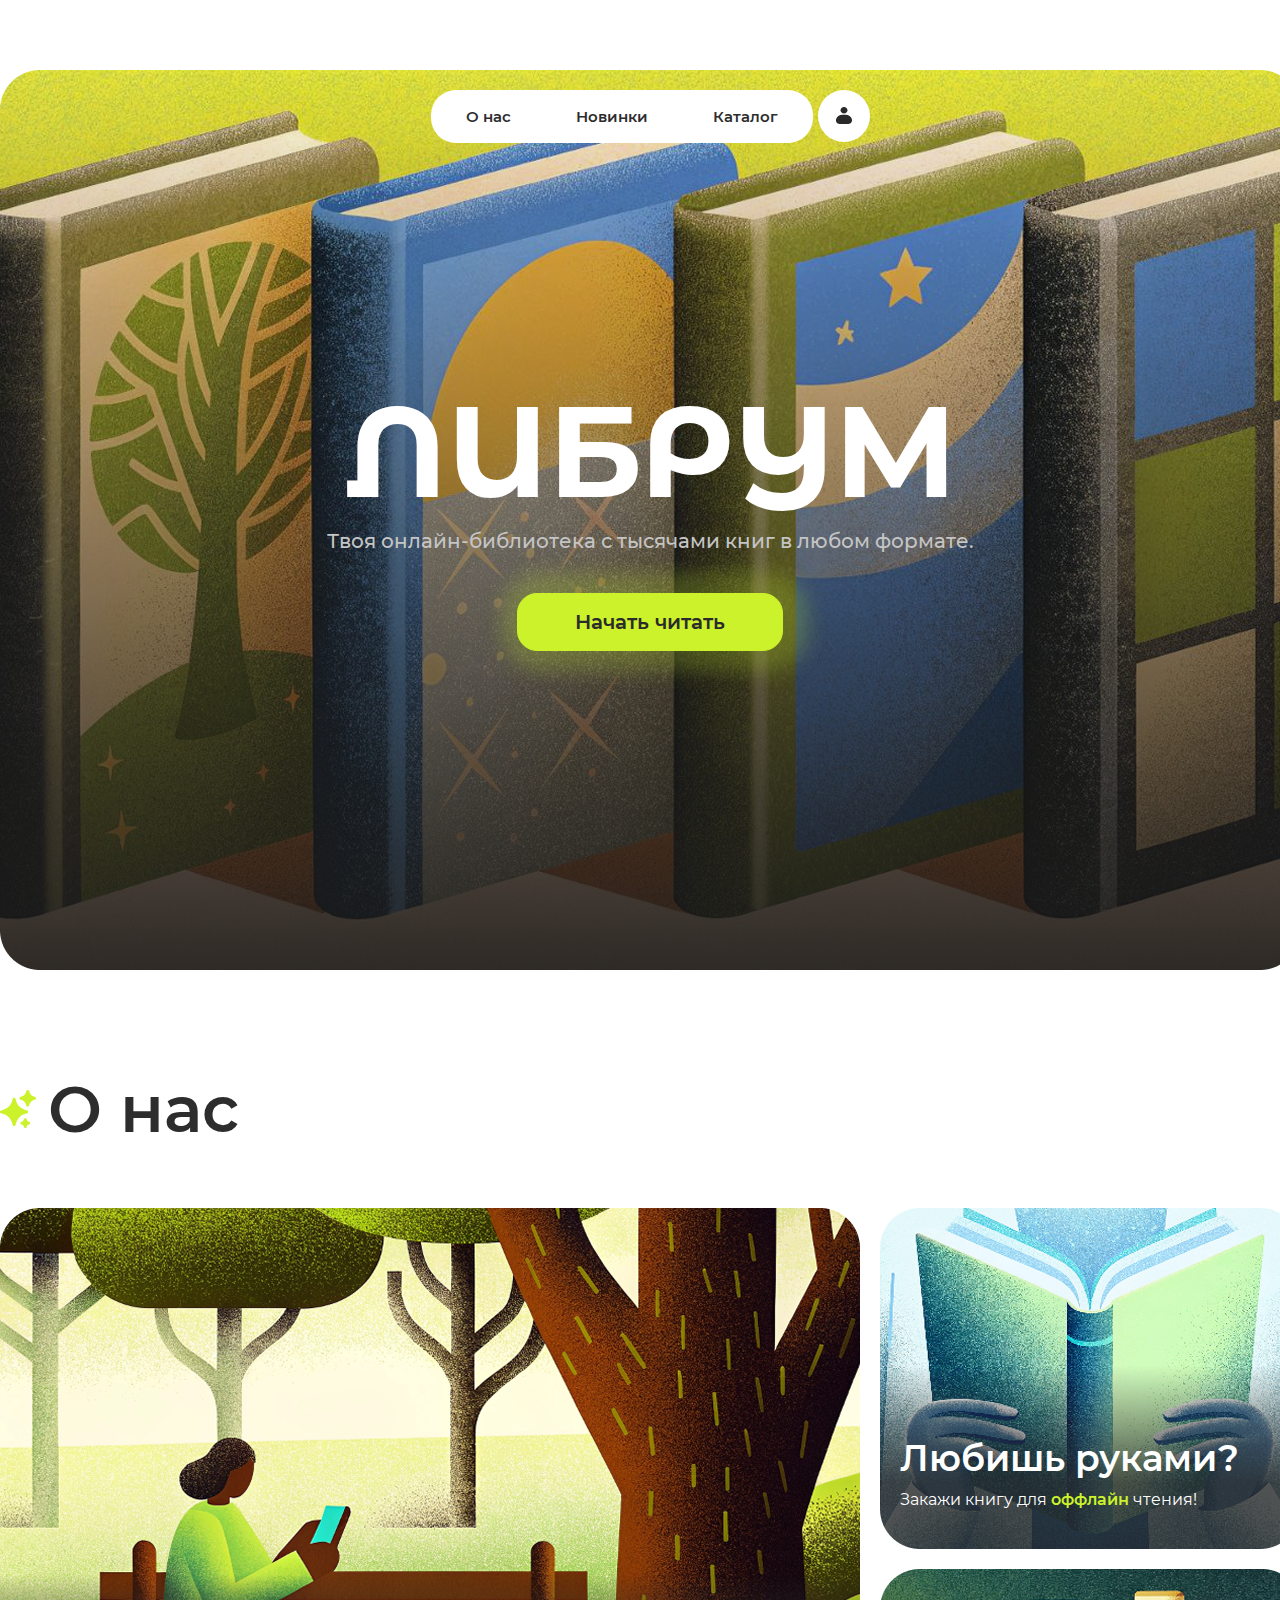
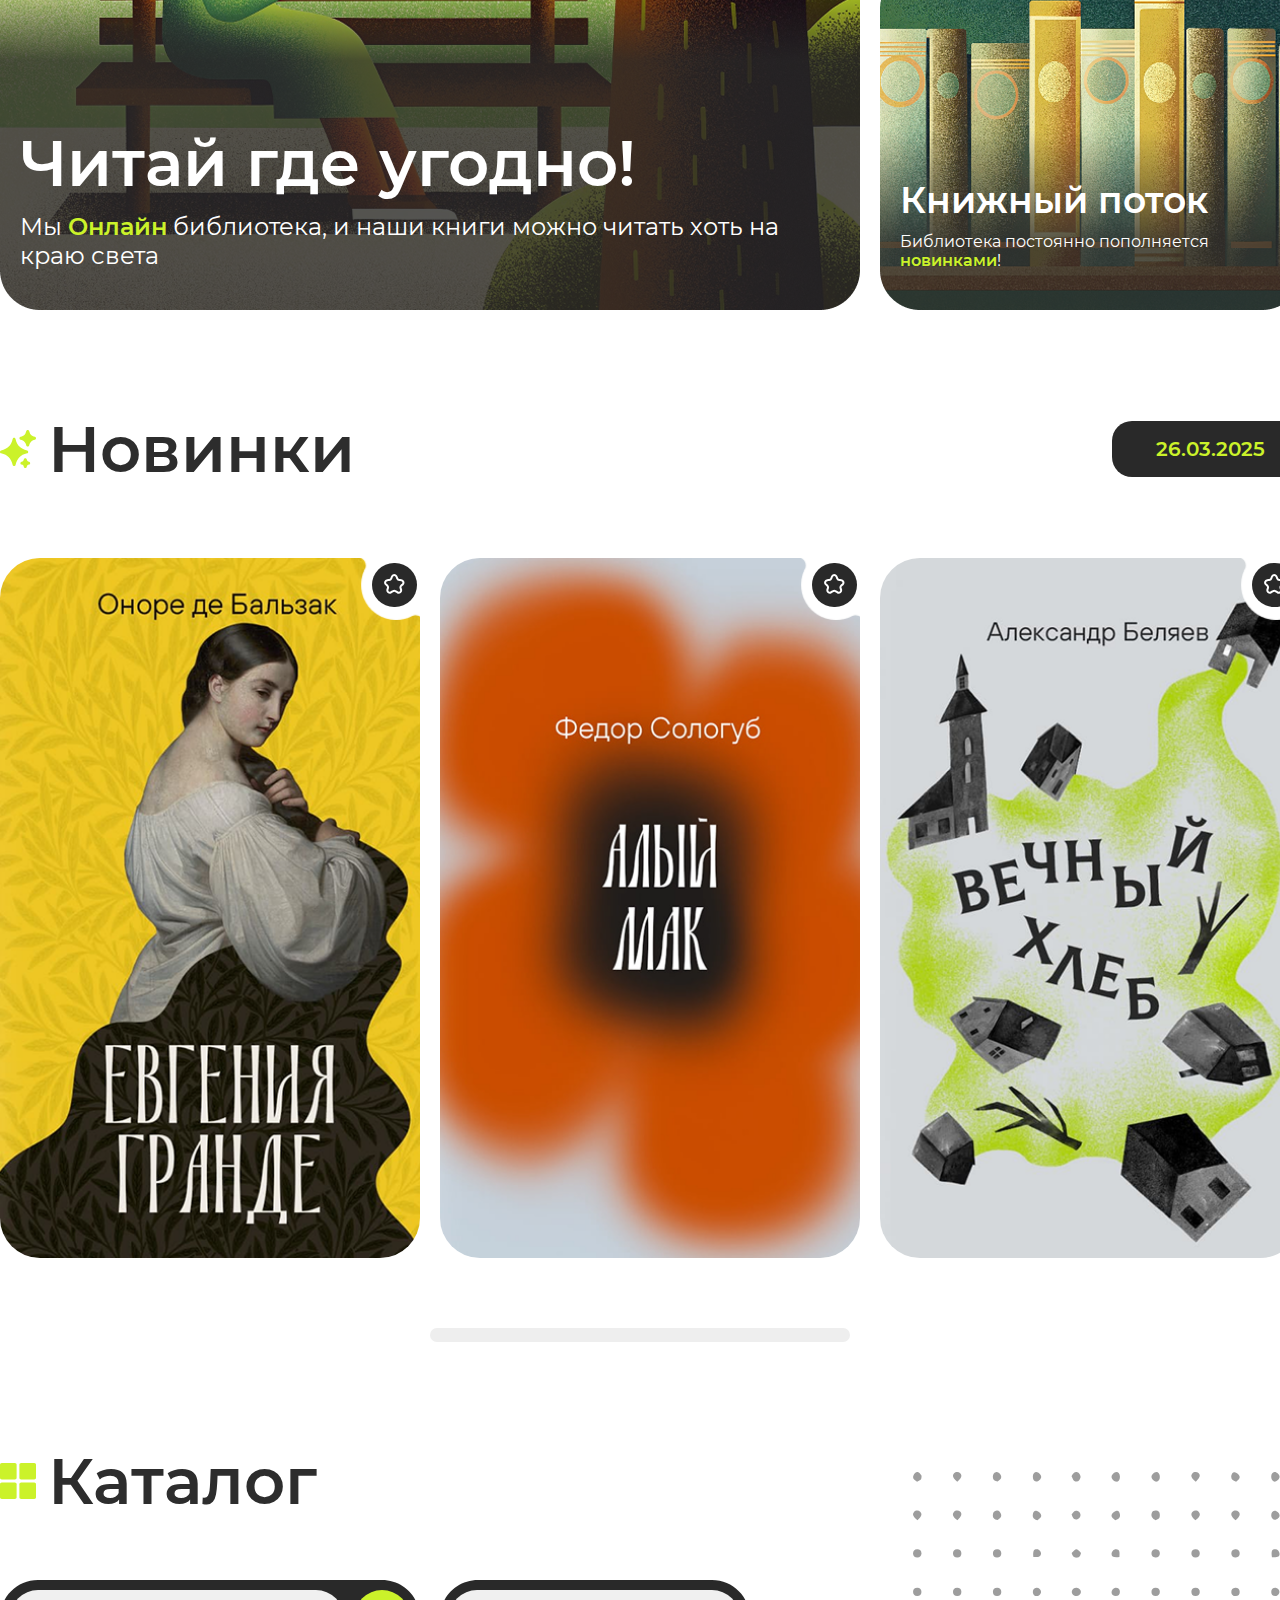
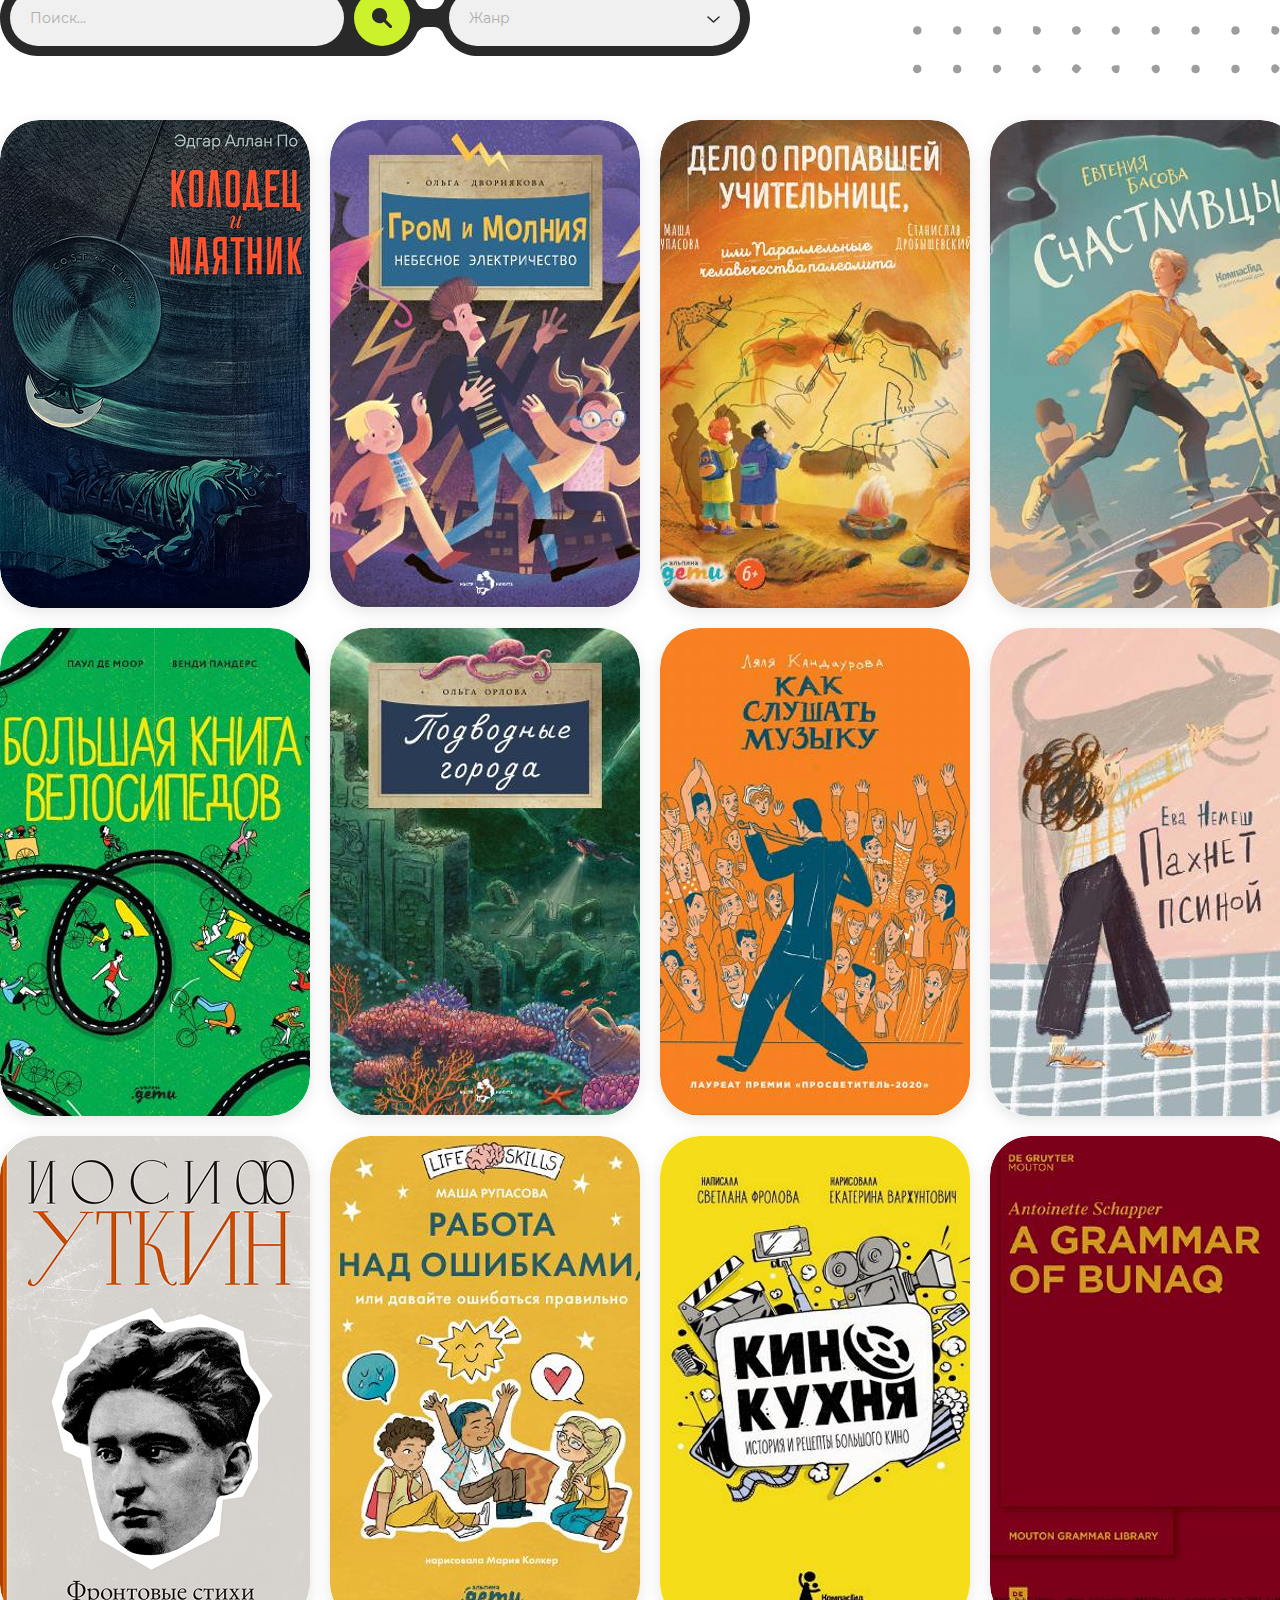
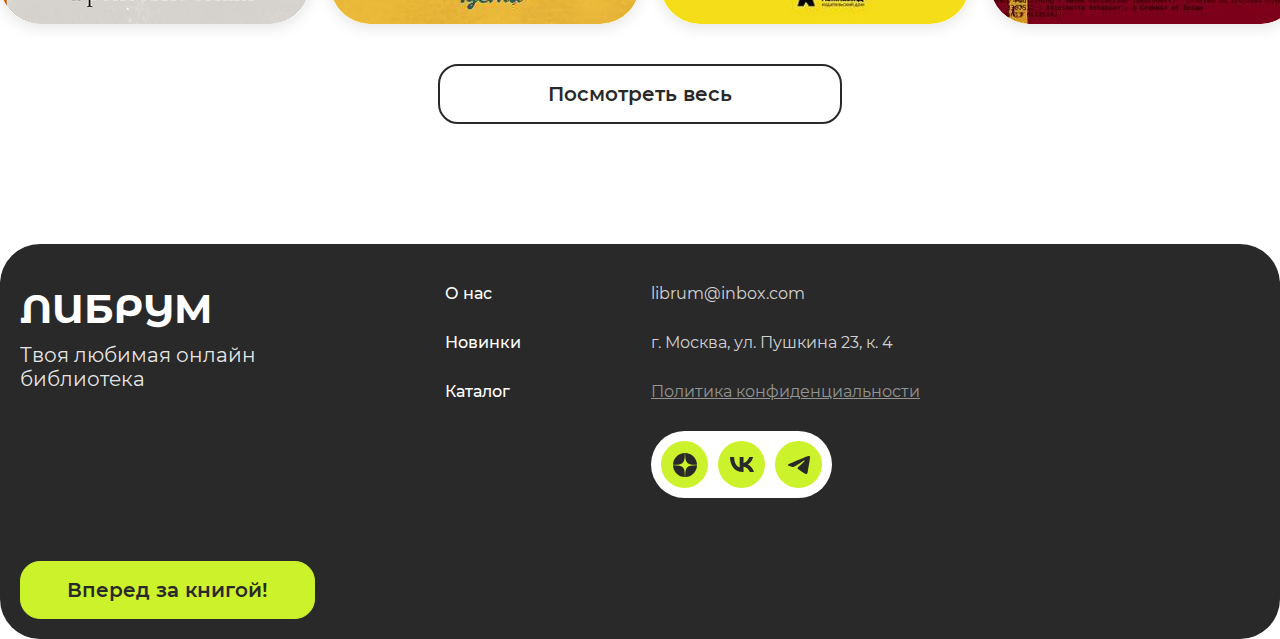
<file: index.html>
<!DOCTYPE html>
<html lang="en">

<head>
    <meta charset="UTF-8">
    <meta name="viewport" content="width=device-width, initial-scale=1.0">
    <title>Либрум</title>
    <link rel="stylesheet" href="assets/css/style.css">
    <link rel="shortcut icon" href="assets/images/logo/logo.svg" type="image/x-icon">
</head>

<body>
    <div class="bg container">
        <header>
            <nav class="desktop-nav">
                <div class="nav_item_main">
                    <a href="#about">О нас</a>
                </div>
                <div class="nav_item_main">
                    <a href="#news">Новинки</a>
                </div>
                <div class="nav_item_main">
                    <a href="#catalog">Каталог</a>
                </div>
            </nav>
            <div class="burger-menu">
                <div class="burger-icon">
                    <span></span>
                    <span></span>
                    <span></span>
                </div>
                <div class="mobile-nav">
                    <div class="nav_item_main">
                        <a href="#about">О нас</a>
                    </div>
                    <div class="nav_item_main">
                        <a href="#news">Новинки</a>
                    </div>
                    <div class="nav_item_main">
                        <a href="#catalog">Каталог</a>
                    </div>
                </div>
            </div>
            <div class="user">
                <a href="account.html">
                    <img src="assets/images/header/user.svg" alt="">
                </a>
            </div>
        </header>
        <div class="banner_text">
            <h1>ЛИБРУМ</h1>
            <p>Твоя онлайн-библиотека с тысячами книг в любом формате. </p>
            <button class="banner_b">
                <a href="#catalog">Начать читать</a>
            </button>
        </div>
    </div>
    <div id="about" class="about container pt">
        <div class="title">
            <img src="assets/images/about/title.svg" alt="">
            <h2>О нас</h2>
        </div>
        <div class="about_cards">
            <div class="a_card_1">
                <h3>Читай где угодно!</h3>
                <p>Мы <span>Онлайн</span> библиотека, и наши книги можно читать хоть на краю света</p>
            </div>
            <div class="a_card_2">
                <h3>Любишь руками?</h3>
                <p>Закажи книгу для <span>оффлайн</span> чтения!</p>
            </div>
            <div class="a_card_3">
                <h3>Книжный поток</h3>
                <p>Библиотека постоянно пополняется <span>новинками</span>!</p>
            </div>
        </div>
    </div>
    <div id="news" class="news container pt">
        <div class="title">
            <img src="assets/images/about/title.svg" alt="">
            <h2>Новинки</h2>
            <div class="date">
                <p>26.03.2025</p>
            </div>
        </div>
        <div class="news_cards" id="newsSlider">
            <div class="news_card">
                <img class="news_img" src="assets/images/news/n1.png" alt="">
                <button class="n_card_b"><img src="assets/images/news/star.svg" alt=""></button>
                <div class="news_info">
                    <div class="news_name_age">
                        <h3>Евгения Гранде</h3>
                        <div class="news_age">
                            <p>16+</p>
                        </div>
                    </div>
                    <p class="news_author">Оноре де Бальзак</p>
                    <button class="news_more">
                        <a href="bookPage.html">Подробнее</a>
                    </button>
                </div>
            </div>
            <div class="news_card">
                <img class="news_img" src="assets/images/news/n2.png" alt="">
                <button class="n_card_b_2"><img src="assets/images/news/star.svg" alt=""></button>
                <div class="news_info">
                    <div class="news_name_age">
                        <h3>Алый мак</h3>
                        <div class="news_age">
                            <p>18+</p>
                        </div>
                    </div>
                    <p class="news_author">Федор Сологуб</p>
                    <button class="news_more">
                        <a href="bookPage.html">Подробнее</a>
                    </button>
                </div>
            </div>
            <div class="news_card">
                <img class="news_img" src="assets/images/news/n3.png" alt="">
                <button class="n_card_b_3"><img src="assets/images/news/star.svg" alt=""></button>
                <div class="news_info">
                    <div class="news_name_age">
                        <h3>Вечный хлеб</h3>
                        <div class="news_age">
                            <p>16+</p>
                        </div>
                    </div>
                    <p class="news_author">Александр Беляев</p>
                    <button class="news_more">
                        <a href="bookPage.html">Подробнее</a>
                    </button>
                </div>
            </div>
            <div class="news_card">
                <img class="news_img" src="assets/images/news/n4.png" alt="">
                <button class="n_card_b"><img src="assets/images/news/star.svg" alt=""></button>
                <div class="news_info">
                    <div class="news_name_age">
                        <h3>Подводные города</h3>
                        <div class="news_age">
                            <p>16+</p>
                        </div>
                    </div>
                    <p class="news_author">Ольга Орлова</p>
                    <button class="news_more">
                        <a href="bookPage.html">Подробнее</a>
                    </button>
                </div>
            </div>
            <div class="news_card">
                <img class="news_img" src="assets/images/news/n5.png" alt="">
                <button class="n_card_b"><img src="assets/images/news/star.svg" alt=""></button>
                <div class="news_info">
                    <div class="news_name_age">
                        <h3>Гром и молния</h3>
                        <div class="news_age">
                            <p>16+</p>
                        </div>
                    </div>
                    <p class="news_author">Ольга Дворнякова</p>
                    <button class="news_more">
                        <a href="bookPage.html">Подробнее</a>
                    </button>
                </div>
            </div>
            <div class="news_card">
                <img class="news_img" src="assets/images/news/n6.png" alt="">
                <button class="n_card_b"><img src="assets/images/news/star.svg" alt=""></button>
                <div class="news_info">
                    <div class="news_name_age">
                        <h3>Счастливцы</h3>
                        <div class="news_age">
                            <p>12+</p>
                        </div>
                    </div>
                    <p class="news_author">Евгения Басова</p>
                    <button class="news_more">
                        <a href="bookPage.html">Подробнее</a>
                    </button>
                </div>
            </div>
        </div>
        <div class="news_slider">
            <div class="news_slide" id="progressBar">
            </div>
        </div>
    </div>
    <div id="catalog" class="catalog container pt">
        <div class="title">
            <img src="assets/images/catalog/title.svg" alt="">
            <h2>Каталог</h2>
        </div>
        <div class="catalog_bg">
            <img src="assets/images/catalog/dotes.svg" alt="">
        </div>
        <div class="search">
            <img class="catalog_search" src="assets/images/catalog/search.svg" alt="">
            <div class="find">
                <input class="search_input_1" type="text" placeholder="Поиск...">
                <div class="search_b">
                    <img src="assets/images/catalog/search_button.svg" alt="">
                </div>
            </div>
            <div class="genre">
                <input class="search_input_2" type="text" placeholder="Жанр">
                <img src="assets/images/catalog/select.svg" alt="">
            </div>
        </div>
        <div class="search_tablet">
            <img class="catalog_search" src="assets/images/catalog/search_tablet.svg" alt="">
            <div class="find">
                <input class="search_input_1" type="text" placeholder="Поиск...">
                <div class="search_b">
                    <img src="assets/images/catalog/search_button.svg" alt="">
                </div>
            </div>
            <div class="genre">
                <input class="search_input_2" type="text" placeholder="Жанр">
                <img src="assets/images/catalog/select.svg" alt="">
            </div>
        </div>
        <div class="search_phone">
            <div class="find">
                <input class="search_input_1" type="text" placeholder="Поиск...">
                <div class="search_b">
                    <img src="assets/images/catalog/search_button.svg" alt="">
                </div>
            </div>
            <div class="genre">
                <input class="search_input_2" type="text" placeholder="Жанр">
                <img src="assets/images/catalog/select.svg" alt="">
            </div>
        </div>
        <div class="catalog_cards">
            <div class="catalog_card">
                <img class="catalog_img" src="assets/images/catalog/c1.png" alt="">
                <div class="catalog_info">
                    <div class="catalog_name_age">
                        <h3>Колодец и маятник</h3>
                    </div>
                    <p class="catalog_author">Эдгар Аллан</p>
                    <div class="catalog_buttons">
                        <button class="catalog_more">
                            <a href="bookPage.html">Подробнее</a>
                        </button>
                        <button class="catalog_fav">
                            <img src="assets/images/catalog/fav.svg" alt="">
                        </button>
                    </div>
                </div>
            </div>
            <div class="catalog_card">
                <img class="catalog_img" src="assets/images/catalog/c2.png" alt="">
                <div class="catalog_info">
                    <div class="catalog_name_age">
                        <h3>Гром и молния</h3>
                    </div>
                    <p class="catalog_author">Ольга Дворнякова</p>
                    <div class="catalog_buttons">
                        <button class="catalog_more">
                            <a href="bookPage.html">Подробнее</a>
                        </button>
                        <button class="catalog_fav">
                            <img src="assets/images/catalog/fav.svg" alt="">
                        </button>
                    </div>
                </div>
            </div>
            <div class="catalog_card">
                <img class="catalog_img" src="assets/images/catalog/c3.png" alt="">
                <div class="catalog_info">
                    <div class="catalog_name_age">
                        <h3>Дело о пропавшей учительнице</h3>
                    </div>
                    <p class="catalog_author">Маша Упасова </p>
                    <div class="catalog_buttons">
                        <button class="catalog_more">
                            <a href="bookPage.html">Подробнее</a>
                        </button>
                        <button class="catalog_fav">
                            <img src="assets/images/catalog/fav.svg" alt="">
                        </button>
                    </div>
                </div>
            </div>
            <div class="catalog_card">
                <img class="catalog_img" src="assets/images/catalog/c4.png" alt="">
                <div class="catalog_info">
                    <div class="catalog_name_age">
                        <h3>Счастливцы</h3>
                    </div>
                    <p class="catalog_author">Евгения Басова</p>
                    <div class="catalog_buttons">
                        <button class="catalog_more">
                            <a href="bookPage.html">Подробнее</a>
                        </button>
                        <button class="catalog_fav">
                            <img src="assets/images/catalog/fav.svg" alt="">
                        </button>
                    </div>
                </div>
            </div>
            <div class="catalog_card">
                <img class="catalog_img" src="assets/images/catalog/c5.png" alt="">
                <div class="catalog_info">
                    <div class="catalog_name_age">
                        <h3>Большая книга велосипедов</h3>
                    </div>
                    <p class="catalog_author">Паул де Моор</p>
                    <div class="catalog_buttons">
                        <button class="catalog_more">
                            <a href="bookPage.html">Подробнее</a>
                        </button>
                        <button class="catalog_fav">
                            <img src="assets/images/catalog/fav.svg" alt="">
                        </button>
                    </div>
                </div>
            </div>
            <div class="catalog_card">
                <img class="catalog_img" src="assets/images/catalog/c6.png" alt="">
                <div class="catalog_info">
                    <div class="catalog_name_age">
                        <h3>Подводные города</h3>
                    </div>
                    <p class="catalog_author">Ольга Орлова</p>
                    <div class="catalog_buttons">
                        <button class="catalog_more">
                            <a href="bookPage.html">Подробнее</a>
                        </button>
                        <button class="catalog_fav">
                            <img src="assets/images/catalog/fav.svg" alt="">
                        </button>
                    </div>
                </div>
            </div>
            <div class="catalog_card">
                <img class="catalog_img" src="assets/images/catalog/c7.png" alt="">
                <div class="catalog_info">
                    <div class="catalog_name_age">
                        <h3>Как слушать музыку</h3>
                    </div>
                    <p class="catalog_author">Ляля Кандаурова</p>
                    <div class="catalog_buttons">
                        <button class="catalog_more">
                            <a href="bookPage.html">Подробнее</a>
                        </button>
                        <button class="catalog_fav">
                            <img src="assets/images/catalog/fav.svg" alt="">
                        </button>
                    </div>
                </div>
            </div>
            <div class="catalog_card">
                <img class="catalog_img" src="assets/images/catalog/c8.png" alt="">
                <div class="catalog_info">
                    <div class="catalog_name_age">
                        <h3>Пахнет псиной</h3>
                    </div>
                    <p class="catalog_author">Ева Немеш</p>
                    <div class="catalog_buttons">
                        <button class="catalog_more">
                            <a href="bookPage.html">Подробнее</a>
                        </button>
                        <button class="catalog_fav">
                            <img src="assets/images/catalog/fav.svg" alt="">
                        </button>
                    </div>
                </div>
            </div>
            <div class="catalog_card">
                <img class="catalog_img" src="assets/images/catalog/c9.png" alt="">
                <div class="catalog_info">
                    <div class="catalog_name_age">
                        <h3>Фронтовые стихи</h3>
                    </div>
                    <p class="catalog_author">Иосиф Уткин</p>
                    <div class="catalog_buttons">
                        <button class="catalog_more">
                            <a href="bookPage.html">Подробнее</a>
                        </button>
                        <button class="catalog_fav">
                            <img src="assets/images/catalog/fav.svg" alt="">
                        </button>
                    </div>
                </div>
            </div>
            <div class="catalog_card">
                <img class="catalog_img" src="assets/images/catalog/c10.png" alt="">
                <div class="catalog_info">
                    <div class="catalog_name_age">
                        <h3>Работа над ошибками</h3>
                    </div>
                    <p class="catalog_author">Маша Рупасова</p>
                    <div class="catalog_buttons">
                        <button class="catalog_more">
                            <a href="bookPage.html">Подробнее</a>
                        </button>
                        <button class="catalog_fav">
                            <img src="assets/images/catalog/fav.svg" alt="">
                        </button>
                    </div>
                </div>
            </div>
            <div class="catalog_card">
                <img class="catalog_img" src="assets/images/catalog/c11.png" alt="">
                <div class="catalog_info">
                    <div class="catalog_name_age">
                        <h3>Кино-кухня</h3>
                    </div>
                    <p class="catalog_author">Светлана Фролова</p>
                    <div class="catalog_buttons">
                        <button class="catalog_more">
                            <a href="bookPage.html">Подробнее</a>
                        </button>
                        <button class="catalog_fav">
                            <img src="assets/images/catalog/fav.svg" alt="">
                        </button>
                    </div>
                </div>
            </div>
            <div class="catalog_card">
                <img class="catalog_img" src="assets/images/catalog/c12.png" alt="">
                <div class="catalog_info">
                    <div class="catalog_name_age">
                        <h3>A Grammar of Bunaq</h3>
                    </div>
                    <p class="catalog_author">Antoinette Schapper</p>
                    <div class="catalog_buttons">
                        <button class="catalog_more">
                            <a href="bookPage.html">Подробнее</a>
                        </button>
                        <button class="catalog_fav">
                            <img src="assets/images/catalog/fav.svg" alt="">
                        </button>
                    </div>
                </div>
            </div>
        </div>
        <button class="catalog_all_buttons">
            <a href="catalog.html">Посмотреть весь</a>
        </button>
    </div>
    <footer class="container">
        <div class="footer_content">
            <div class="footer_block_1">
                <h4>ЛИБРУМ</h4>
                <p>Твоя любимая онлайн <br>библиотека</p>
                <button class="footer_button">
                    <a href="registrationFirst.html">Вперед за книгой!</a>
                </button>
            </div>
            <div class="footer_block_2">
                <a href="#about">О нас</a>
                <a href="#news">Новинки</a>
                <a href="#catalog">Каталог</a>
            </div>
            <div class="footer_block_3">
                <a href="mailto:librum@inbox.com" class="email">librum@inbox.com</a>
                <a href="" class="adress">г. Москва, ул. Пушкина 23, к. 4</a>
                <a href="" class="privacy">Политика конфиденциальности</a>
                <div class="socmedias">
                    <div class="socmedia">
                        <img src="assets/images/footer/dzen.svg" alt="">
                    </div>
                    <div class="socmedia">
                        <img src="assets/images/footer/vk.svg" alt="">
                    </div>
                    <div class="socmedia">
                        <img src="assets/images/footer/tg.svg" alt="">
                    </div>
                </div>
            </div>
        </div>
    </footer>
</body>
<script src="assets/js/burger.js"></script>
<script src="assets/js/slider.js"></script>
</html>
</file>
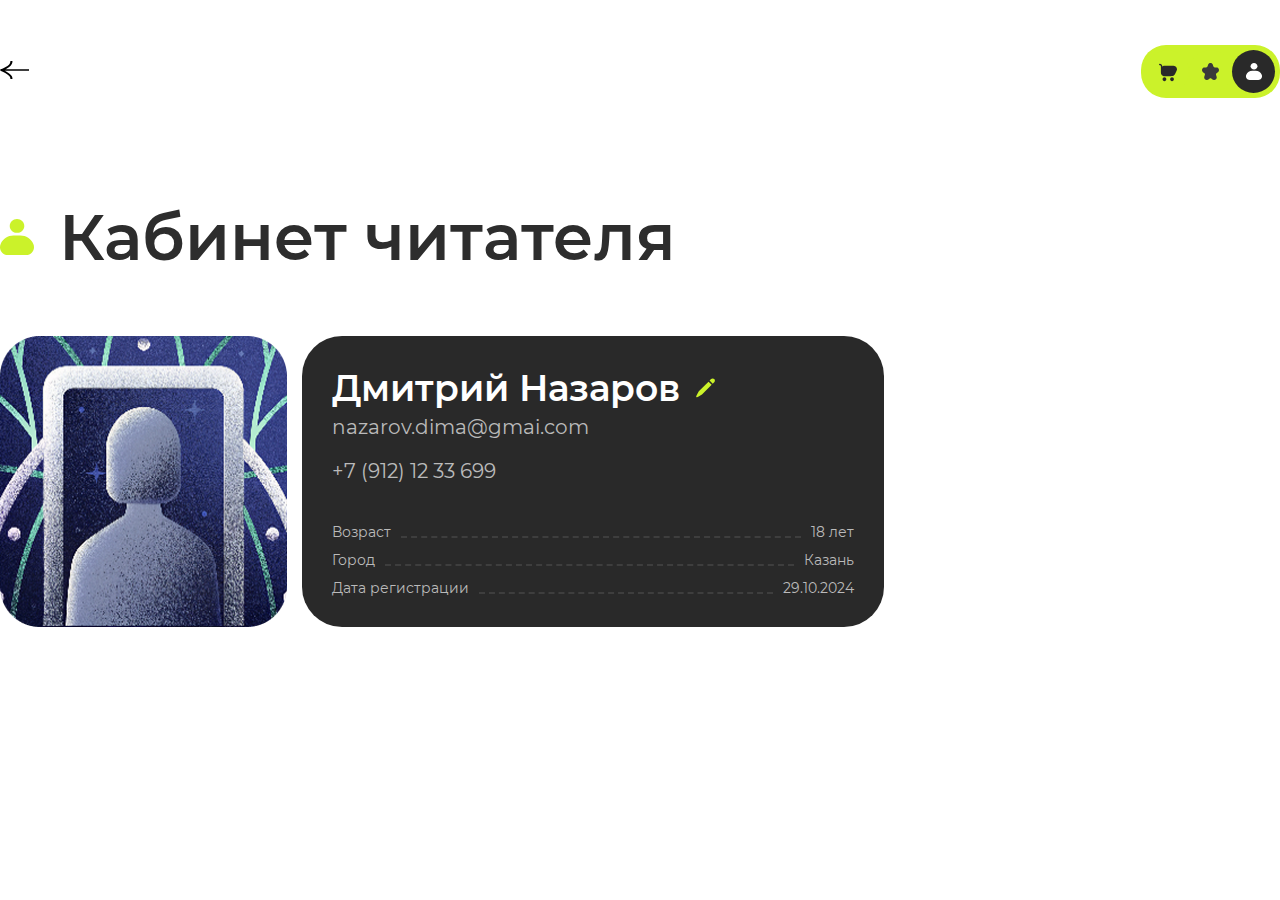
<file: account.html>
<!DOCTYPE html>
<html lang="en">

<head>
    <meta charset="UTF-8">
    <meta name="viewport" content="width=device-width, initial-scale=1.0">
    <title>Либрум</title>
    <link rel="stylesheet" href="assets/css/style.css">
    <link rel="shortcut icon" href="assets/images/logo/logo.svg" type="image/x-icon">
</head>

<body>
    <div class="arrow_nav container">
        <a href="index.html">
            <img src="assets/images/catalog/arrow.svg" alt="">
        </a>
        <div class="nav_items">
            <div class="nav_item">
                <a href="basket.html">
                    <img src="assets/images/user_items/cart.svg" alt="">
                </a>
            </div>
            <div class="nav_item">
                <a href="favourites.html">
                    <img src="assets/images/user_items/favorite.svg" alt="">
                </a>
            </div>
            <div class="nav_item_active">
                <a href="account.html">
                    <img src="assets/images/user_items/user_active.svg" alt="">
                </a>
            </div>
        </div>
    </div>
    <div class="title_main container pt">
        <img src="assets/images/user/title.svg" alt="">
        <h2>Кабинет читателя</h2>
    </div>
    <div class="user_account container">
        <img class="user_img" src="assets/images/user/user_img.png" alt="">
        <div class="user_info">
            <div class="name_edit">
                <p>Дмитрий Назаров</p>
                <img src="assets/images/user/edit.svg" alt="">
            </div>
            <p class="user_email">nazarov.dima@gmai.com</p>
            <p class="user_number">+7 (912) 12 33 699</p>
            <div class="user_add_info">
                <div class="add_info">
                    <p>Возраст</p>
                    <div class="add_info_line"></div>
                    <p>18 лет</p>
                </div>
                <div class="add_info">
                    <p>Город</p>
                    <div class="add_info_line"></div>
                    <p>Казань</p>
                </div>
                <div class="add_info">
                    <p>Дата регистрации</p>
                    <div class="add_info_line"></div>
                    <p>29.10.2024</p>
                </div>
            </div>
        </div>
    </div>
</body>

</html>
</file>
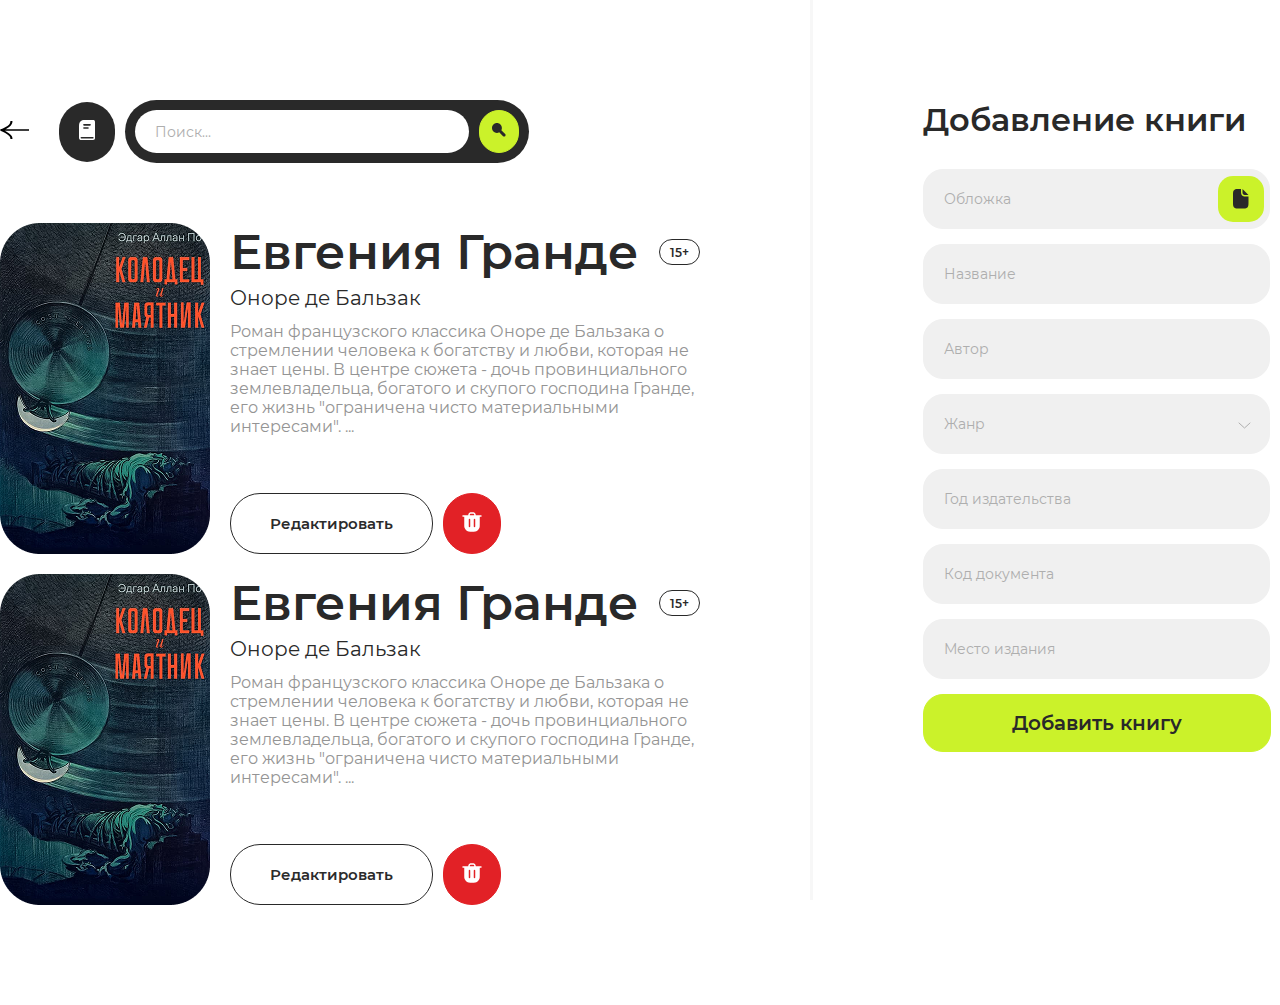
<file: add.html>
<!DOCTYPE html>
<html lang="en">

<head>
    <meta charset="UTF-8">
    <meta name="viewport" content="width=device-width, initial-scale=1.0">
    <title>Либрум</title>
    <link rel="stylesheet" href="assets/css/style.css">
    <link rel="shortcut icon" href="assets/images/logo/logo.svg" type="image/x-icon">
</head>

<body>
    <div class="main_update_add container">
        <div class="books_list pt">
            <div class="arrow_search">
                <a href="adminPanel.html">
                <img src="assets/images/admin/arrow.svg" alt="">
            </a>
                <div class="add_search">
                    <div class="book_icon">
                        <img src="assets/images/admin/update_title.svg" alt="">
                    </div>
                    <div class="add_search_block">
                        <input type="text" placeholder="Поиск...">
                        <button class="search_button">
                            <img src="assets/images/admin/update_search.svg" alt="">
                        </button>
                    </div>
                </div>
            </div>
            <div class="add_books_list">
                    <div class="update_card container">
                        <img class="update_card_img" src="assets/images/favorite/book.png" alt="">
                        <div class="update_card_info">
                            <div class="update_name_age">
                                <p class="update_name">Евгения Гранде</p>
                                <div class="update_age">
                                    <p>15+</p>
                                </div>
                            </div>
                            <p class="update_author">Оноре де Бальзак</p>
                            <p class="update_description">Роман французского классика Оноре де Бальзака о стремлении человека к
                                богатству и любви, которая не знает цены. В центре сюжета - дочь провинциального землевладельца,
                                богатого и скупого господина Гранде, его жизнь "ограничена чисто материальными интересами". ...</p>
                            <div class="update_buttons">
                                <button class="update_open">
                                    <a href="update.html">Редактировать</a>
                                </button>
                                <button class="delete_button">
                                    <img src="assets/images/admin/update_delete.svg" alt="">
                                </button>
                            </div>
                        </div>
                    </div>
                    <div class="update_card container">
                        <img class="update_card_img" src="assets/images/favorite/book.png" alt="">
                        <div class="update_card_info">
                            <div class="update_name_age">
                                <p class="update_name">Евгения Гранде</p>
                                <div class="update_age">
                                    <p>15+</p>
                                </div>
                            </div>
                            <p class="update_author">Оноре де Бальзак</p>
                            <p class="update_description">Роман французского классика Оноре де Бальзака о стремлении человека к
                                богатству и любви, которая не знает цены. В центре сюжета - дочь провинциального землевладельца,
                                богатого и скупого господина Гранде, его жизнь "ограничена чисто материальными интересами". ...</p>
                            <div class="update_buttons">
                                <button class="update_open">
                                    <a href="update.html">Редактировать</a>
                                </button>
                                <button class="delete_button">
                                    <img src="assets/images/admin/update_delete.svg" alt="">
                                </button>
                            </div>
                        </div>
                    </div>
            </div>
        </div>
        <div class="add_line"></div>
        <div class="books_add pt">
            <div class="books_add_title">
                <p>Добавление книги</p>
            </div>
            <form class="add_form" action="">
                <div class="input_img_1">
                    <img src="assets/images/admin/update_name.svg" alt="">
                </div>
                <input type="text" placeholder="Обложка">
                <input type="text" placeholder="Название">
                <input type="text" placeholder="Автор">
                <div class="input_img_2">
                    <img src="assets/images/admin/select.svg" alt="">
                </div>
                <input type="text" placeholder="Жанр">
                <input type="text" placeholder="Год издательства">
                <input type="text" placeholder="Код документа">
                <input type="text" placeholder="Место издания">
                <button class="add_button">Добавить книгу</button>
            </form>
        </div>
    </div>
</body>

</html>
</file>
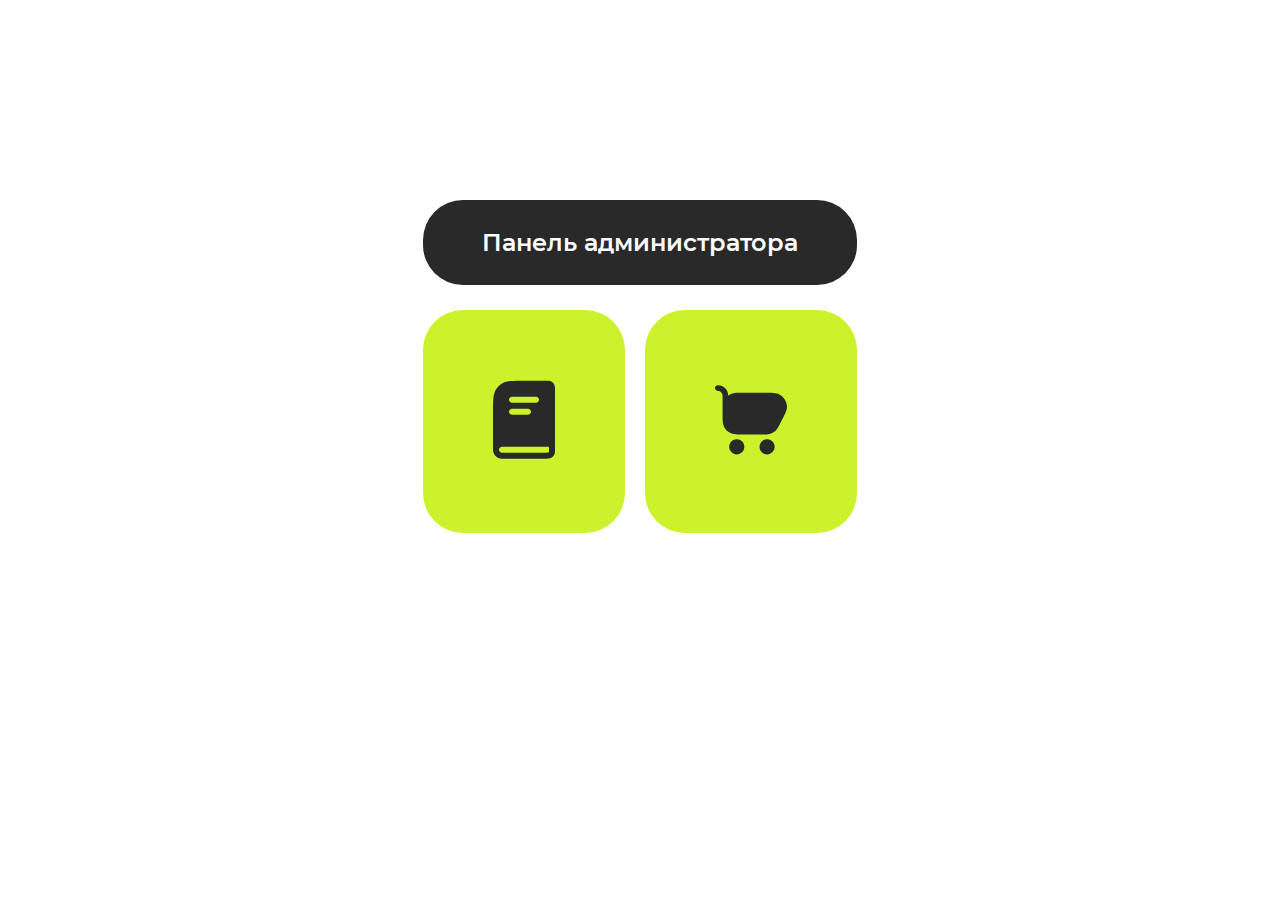
<file: adminPanel.html>
<!DOCTYPE html>
<html lang="en">
<head>
    <meta charset="UTF-8">
    <meta name="viewport" content="width=device-width, initial-scale=1.0">
    <title>Либрум</title>
    <link rel="stylesheet" href="assets/css/style.css">
    <link rel="shortcut icon" href="assets/images/logo/logo.svg" type="image/x-icon">
</head>
<body>
    <div class="admin_panel container">
        <div class="admin_title">
            <p>Панель администратора</p>
        </div>
        <div class="admin_pages">
            <div class="admin_page">
                <a href="add.html">
                <img src="assets/images/admin/update.svg" alt="">
            </a>
            </div>
            <div class="admin_page">
                <a href="order.html">
                <img src="assets/images/admin/order.svg" alt="">
            </a>
            </div>
        </div>
    </div>
</body>
</html>
</file>
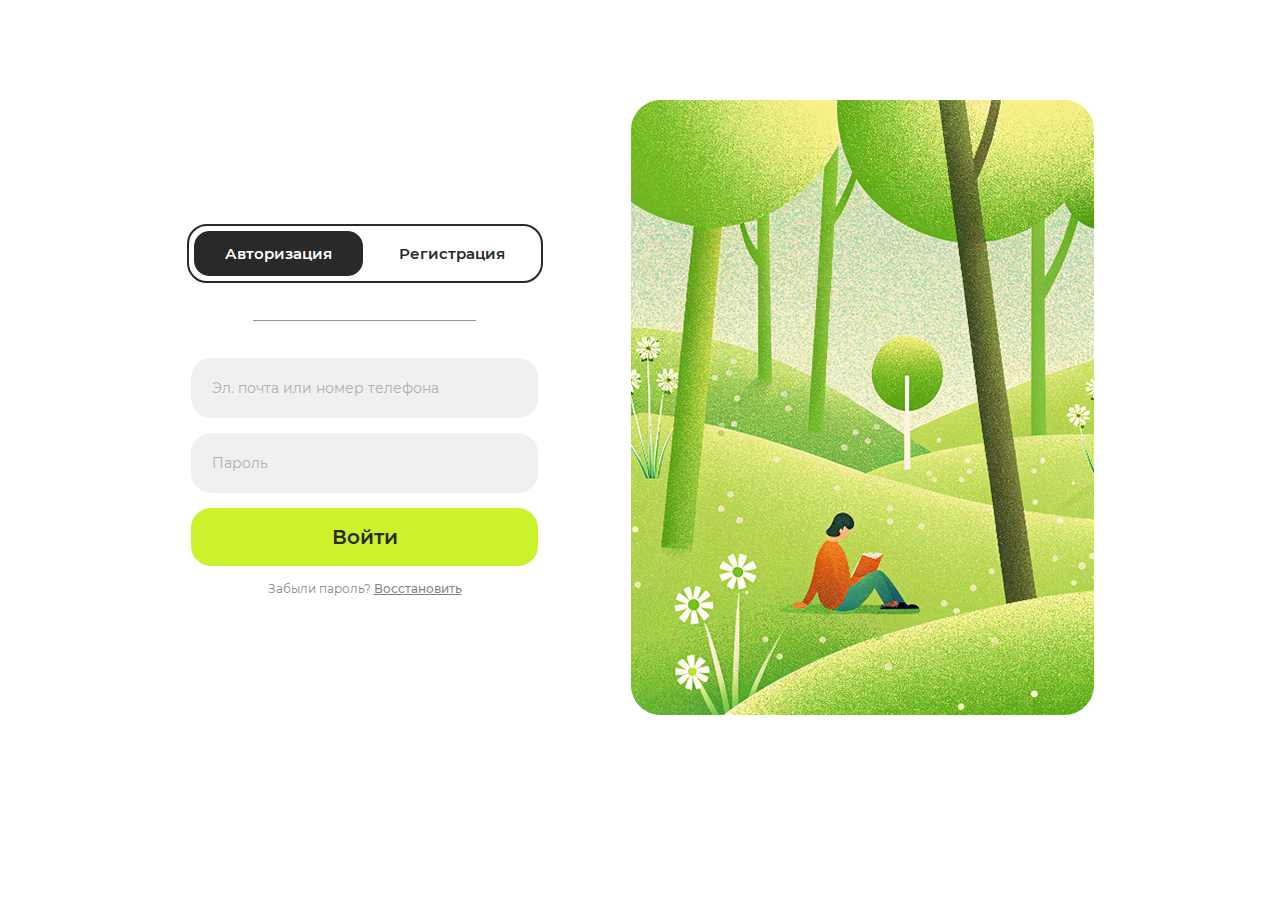
<file: authorization.html>
<!DOCTYPE html>
<html lang="en">
<head>
    <meta charset="UTF-8">
    <meta name="viewport" content="width=device-width, initial-scale=1.0">
    <title>Либрум</title>
    <link rel="stylesheet" href="assets/css/style.css">
    <link rel="shortcut icon" href="assets/images/logo/logo.svg" type="image/x-icon">
</head>
<body>
    <div class="authorization_main container pt">
        <div class="authorization_block_1">
            <div class="authoriz_switch">
                <div class="switch_1">
                    <a href="">Авторизация</a>
                </div>
                <div class="switch_2">
                    <a href="registrationFirst.html">Регистрация</a>
                </div>
            </div>
            <div class="authoriz_line"></div>
        <form class="authorization" action="">
            <input type="text" placeholder="Эл. почта или номер телефона">
            <input type="text" placeholder="Пароль">
            <button class="log_in">Войти</button>
            <a class="forget_password" href="">Забыли пароль? <span>Восстановить</span></a>
        </form>
    </div>
    <div class="authorization_block_2">
        <img src="assets/images/authorization/bg.png" alt="">
    </div>
    </div>
</body>
</html>
</file>
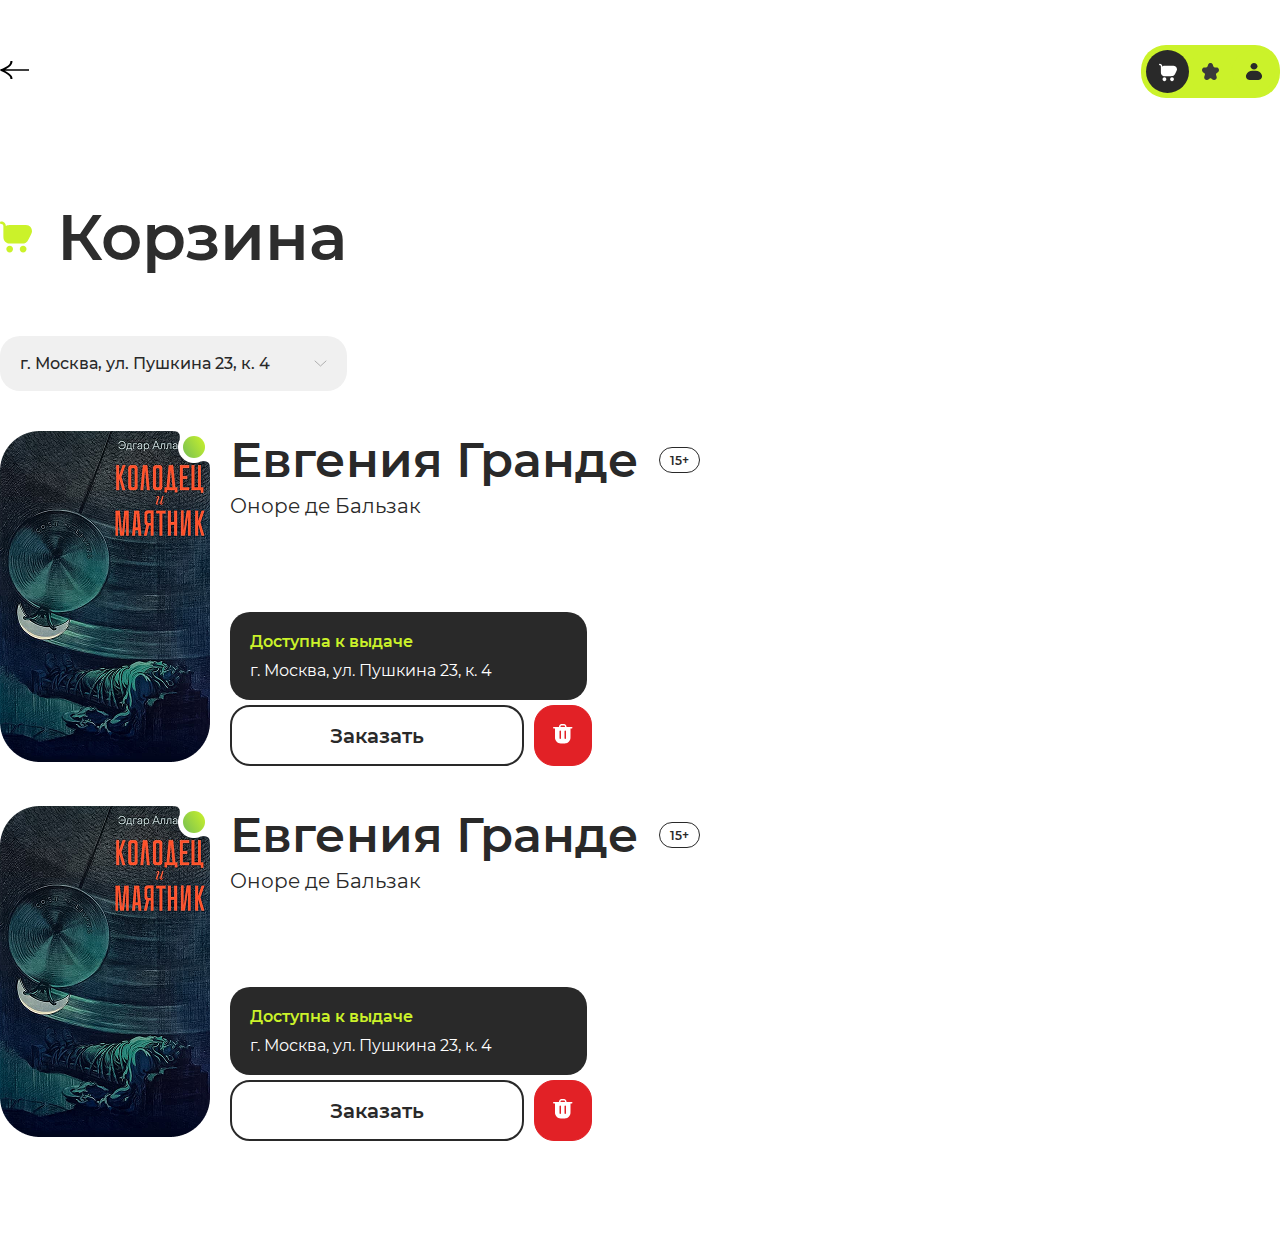
<file: basket.html>
<!DOCTYPE html>
<html lang="en">

<head>
    <meta charset="UTF-8">
    <meta name="viewport" content="width=device-width, initial-scale=1.0">
    <title>Либрум</title>
    <link rel="stylesheet" href="assets/css/style.css">
    <link rel="shortcut icon" href="assets/images/logo/logo.svg" type="image/x-icon">
</head>

<body>
    <div class="arrow_nav container">
        <a href="index.html">
            <img src="assets/images/catalog/arrow.svg" alt="">
        </a>
        <div class="nav_items">
            <div class="nav_item_active">
                <a href="basket.html">
                    <img src="assets/images/user_items/cart_active.svg" alt="">
                </a>
            </div>
            <div class="nav_item">
                <a href="favourites.html">
                    <img src="assets/images/user_items/favorite.svg" alt="">
                </a>
            </div>
            <div class="nav_item">
                <a href="account.html">
                    <img src="assets/images/user_items/user.svg" alt="">
                </a>
            </div>
        </div>
    </div>
    <div class="title_main container pt">
        <img src="assets/images/cart/title.svg" alt="">
        <h2>Корзина</h2>
    </div>
    <div class="cart_card_main container">
        <div class="cart_adress">
            <p>г. Москва, ул. Пушкина 23, к. 4</p>
            <img src="assets/images/cart/arrow.svg" alt="">
        </div>
        <div class="cart_card">
            <div class="cart_img">
                <img class="cart_main_img" src="assets/images/cart/book.png" alt="">
                <img class="cart_active" src="assets/images/cart/active.svg" alt="">
            </div>
            <div class="cart_card_info">
                <div class="cart_name_age">
                    <p class="cart_name">Евгения Гранде</p>
                    <div class="cart_age">
                        <p>15+</p>
                    </div>
                </div>
                <p class="cart_author">Оноре де Бальзак</p>
                <div class="cart_extradition">
                    <p class="cart_status">Доступна к выдаче</p>
                    <p class="cart_adress_delivery">г. Москва, ул. Пушкина 23, к. 4</p>
                </div>
                <div class="card_buttons">
                    <button class="cart_order">
                        <a href="">Заказать</a>
                    </button>
                    <button class="cart_delete">
                        <img src="assets/images/cart/delete.svg" alt="">
                    </button>
                </div>
            </div>
        </div>
        <div class="cart_card">
            <div class="cart_img">
                <img class="cart_main_img" src="assets/images/cart/book.png" alt="">
                <img class="cart_active" src="assets/images/cart/active.svg" alt="">
            </div>
            <div class="cart_card_info">
                <div class="cart_name_age">
                    <p class="cart_name">Евгения Гранде</p>
                    <div class="cart_age">
                        <p>15+</p>
                    </div>
                </div>
                <p class="cart_author">Оноре де Бальзак</p>
                <div class="cart_extradition">
                    <p class="cart_status">Доступна к выдаче</p>
                    <p class="cart_adress_delivery">г. Москва, ул. Пушкина 23, к. 4</p>
                </div>
                <div class="card_buttons">
                    <button class="cart_order">
                        <a href="">Заказать</a>
                    </button>
                    <button class="cart_delete">
                        <img src="assets/images/cart/delete.svg" alt="">
                    </button>
                </div>
            </div>
        </div>
    </div>
</body>

</html>
</file>
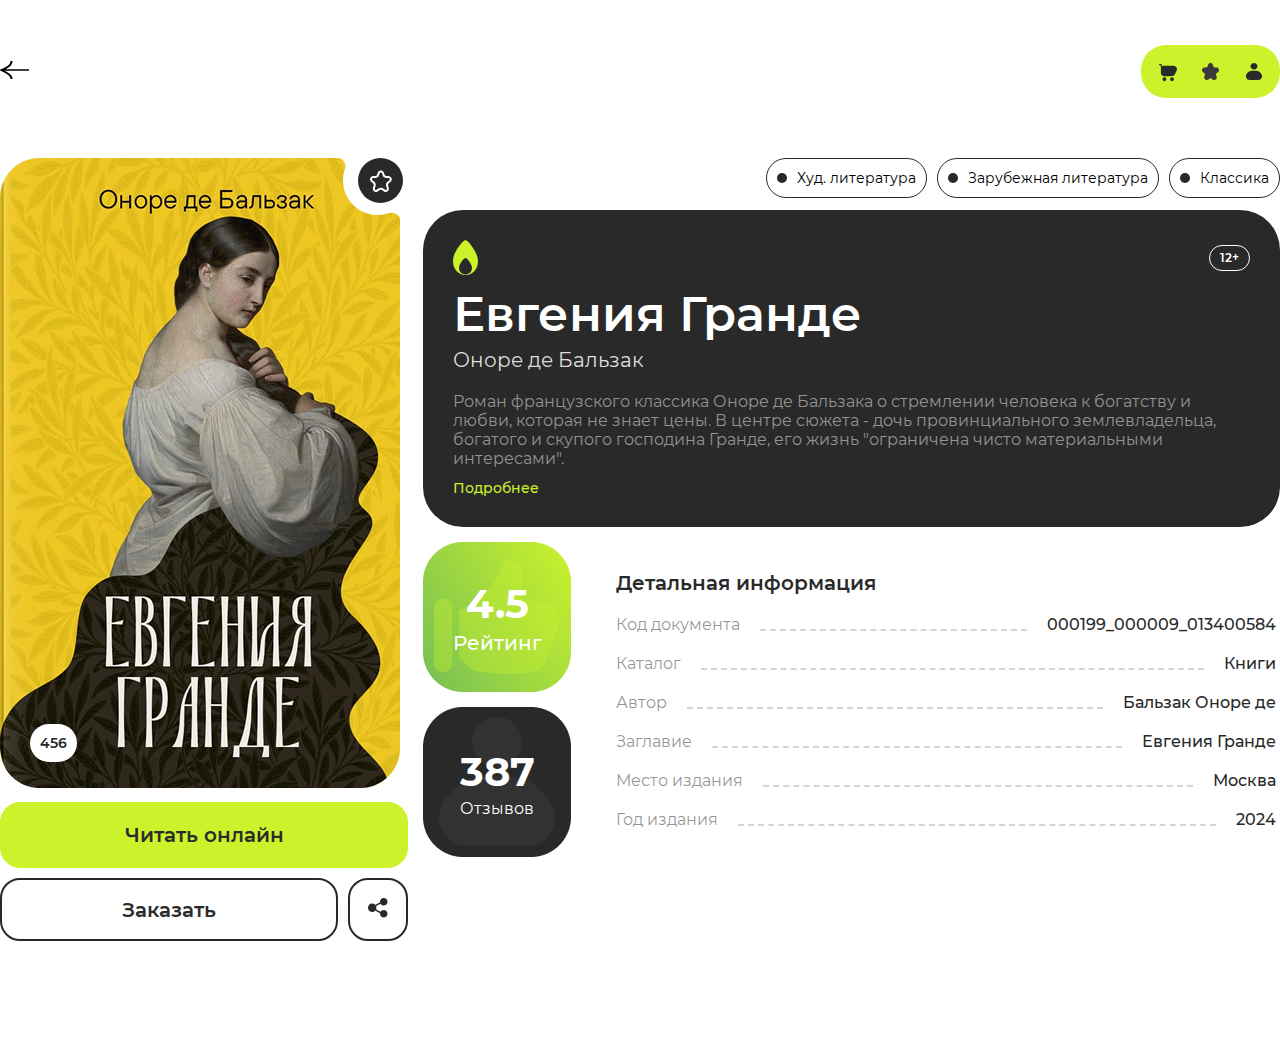
<file: bookPage.html>
<!DOCTYPE html>
<html lang="en">
<head>
    <meta charset="UTF-8">
    <meta name="viewport" content="width=device-width, initial-scale=1.0">
    <title>Либрум</title>
    <link rel="stylesheet" href="assets/css/style.css">
    <link rel="shortcut icon" href="assets/images/logo/logo.svg" type="image/x-icon">
</head>
<body>
    <div class="arrow_nav container">
        <a href="index.html">
        <img src="assets/images/catalog/arrow.svg" alt="">
    </a>
    <div class="nav_items">
        <div class="nav_item">
            <a href="basket.html">
                <img src="assets/images/user_items/cart.svg" alt="">
            </a>
        </div>
        <div class="nav_item">
            <a href="favourites.html">
                <img src="assets/images/user_items/favorite.svg" alt="">
            </a>
        </div>
        <div class="nav_item">
            <a href="account.html">
                <img src="assets/images/user_items/user.svg" alt="">
            </a>
        </div>
    </div>
    </div>
    <div class="main_book_card container">
        <div class="book_block_1">
            <div class="book_img">
                <img class="main_book_img" src="assets/images/book/book.png" alt="">
                <div class="book_pages">
                    <p>456</p>
                </div>
                <div class="book_fav">
                <img src="assets/images/book/favorite.svg" alt="">
            </div>
            </div>
            <button class="book_read">
                <a href="">Читать онлайн</a>
            </button>
            <div class="book_buttons">
                <button class="book_order">
                    <a href="">Заказать</a>
                </button>
                <button class="book_send">
                    <img src="assets/images/book/send.svg" alt="">
                </button>
            </div>
        </div>
        <div class="book_block_2">
            <div class="book_genres">
                <div class="select_genre">
                    <div class="dote"></div>
                    <p>Худ. литература</p>
                </div>
                <div class="select_genre">
                    <div class="dote"></div>
                    <p>Зарубежная литература</p>
                </div>
                <div class="select_genre">
                    <div class="dote"></div>
                    <p>Классика</p>
                </div>
            </div>
            <div class="book_card_info">
                <div class="book_icons">
                    <img src="assets/images/book/fire.svg" alt="">
                    <div class="book_icon_age">
                        <p>12+</p>
                    </div>
                </div>
                <p class="book_name">Евгения Гранде</p>
                <p class="book_author">Оноре де Бальзак</p>
                <div class="book_description_container">
                    <p class="book_description">Роман французского классика Оноре де Бальзака о стремлении человека к  богатству и любви, которая не знает цены. В центре сюжета - дочь  провинциального землевладельца, богатого и скупого господина Гранде, его жизнь "ограничена чисто материальными интересами".</p>
                    <p class="book_description_full"> Однажды Евгения влюбляется в столичного денди, но отец против  брака с юношей. Рассказывая историю любви, Бальзак прослеживает эволюцию мыслей и чувств женщины. "Евгения Гранде" была опубликована в 1833  году. Роман входит в "Сцены из провинциальной жизни" цикла сочинений  "Человеческая комедия", в котором писатель отразил картину нравов  современной Франции. В приложении опубликован роман в переводе Фёдора  Достоевского.</p>
                </div>
                <div class="see_more">
                    <button class="toggle_description">Подробнее</button>
                </div>
            </div>
            <div class="book_more_info">
                <div class="book_rating_reviews">
                    <div class="book_rating">
                        <p class="book_count">4.5</p>
                        <p class="rating_title">Рейтинг</p>
                    </div>
                    <div class="book_reviews">
                        <p class="book_count">387</p>
                        <p class="reviews_title">Отзывов</p>
                    </div>
                </div>
                <div class="book_detail_info">
                    <p class="book_title_info">Детальная информация</p>
                    <div class="book_mini_info">
                        <p class="book_info_name">Код документа</p>
                        <div class="book_info_line"></div>
                        <p class="book_info_content">000199_000009_013400584</p>
                    </div>
                    <div class="book_mini_info">
                        <p class="book_info_name">Каталог</p>
                        <div class="book_info_line"></div>
                        <p class="book_info_content">Книги</p>
                    </div>
                    <div class="book_mini_info">
                        <p class="book_info_name">Автор</p>
                        <div class="book_info_line"></div>
                        <p class="book_info_content">Бальзак Оноре де</p>
                    </div>
                    <div class="book_mini_info">
                        <p class="book_info_name">Заглавие</p>
                        <div class="book_info_line"></div>
                        <p class="book_info_content">Евгения Гранде</p>
                    </div>
                    <div class="book_mini_info">
                        <p class="book_info_name">Место издания</p>
                        <div class="book_info_line"></div>
                        <p class="book_info_content">Москва</p>
                    </div>
                    <div class="book_mini_info">
                        <p class="book_info_name">Год издания</p>
                        <div class="book_info_line"></div>
                        <p class="book_info_content">2024</p>
                    </div>
                </div>
            </div>
        </div>
    </div>
</body>
<script src="assets/js/book.js"></script>
</html>
</file>
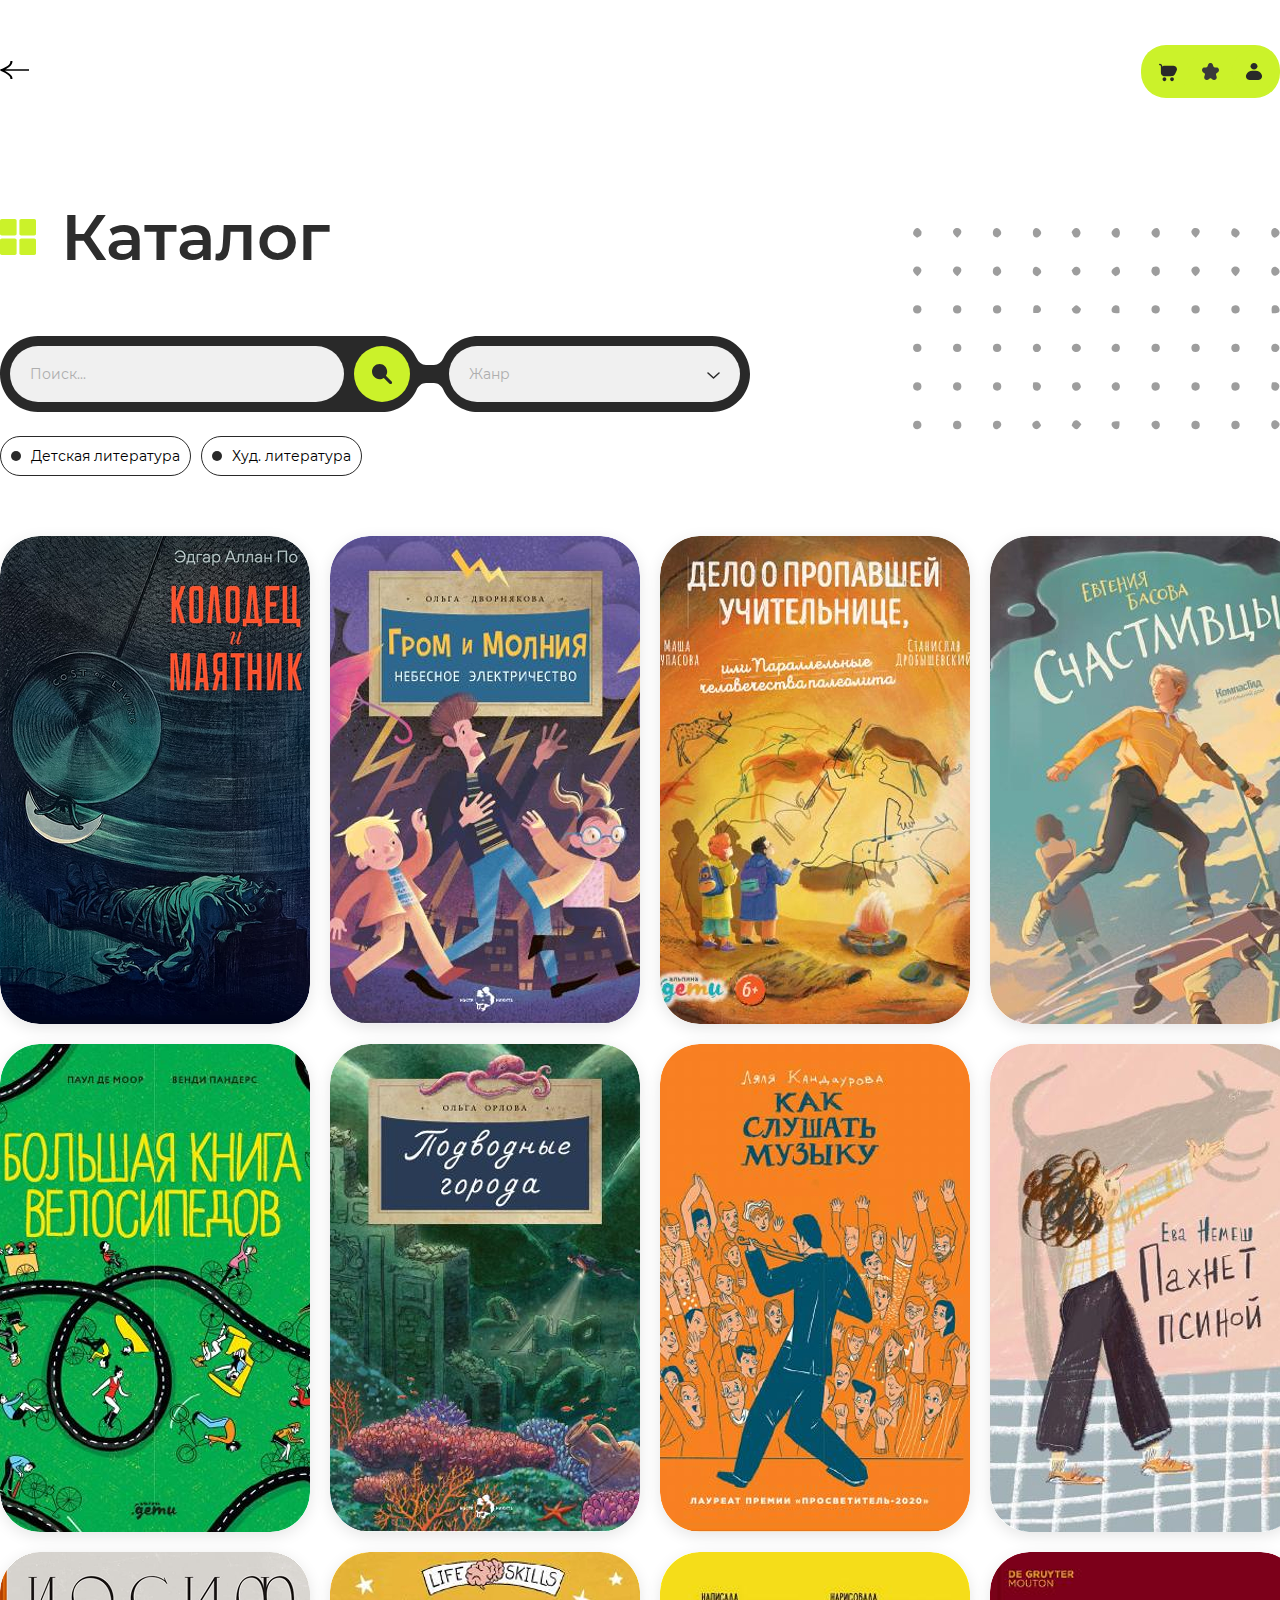
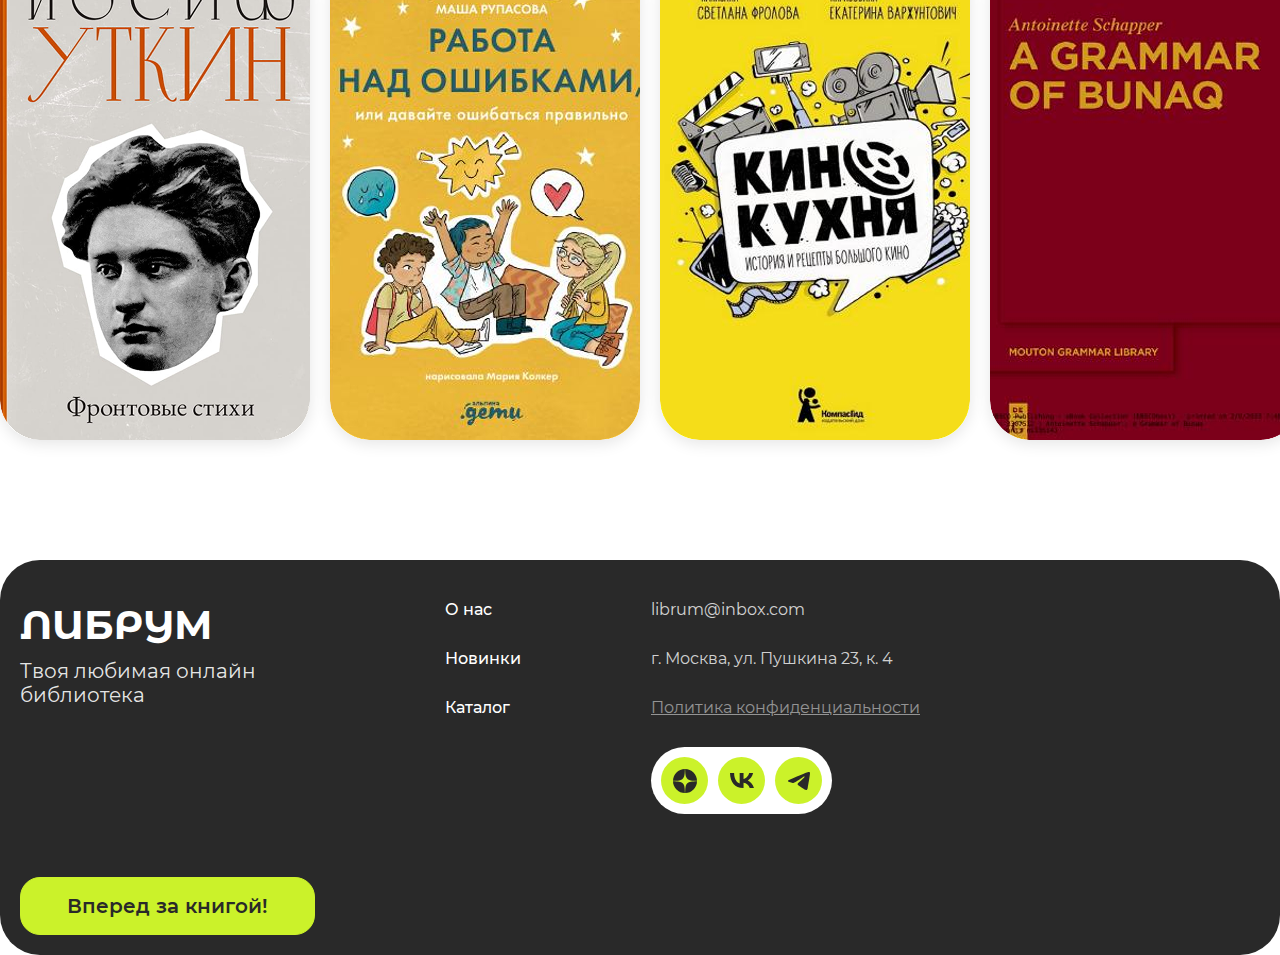
<file: catalog.html>
<!DOCTYPE html>
<html lang="en">

<head>
    <meta charset="UTF-8">
    <meta name="viewport" content="width=device-width, initial-scale=1.0">
    <title>Либрум</title>
    <link rel="stylesheet" href="assets/css/style.css">
    <link rel="shortcut icon" href="favicon.ico" type="image/x-icon">
    <link rel="shortcut icon" href="assets/images/logo/logo.svg" type="image/x-icon">
</head>
<body>
    <div class="arrow_nav container">
        <a href="index.html">
        <img src="assets/images/catalog/arrow.svg" alt="">
    </a>
    <div class="nav_items">
        <div class="nav_item">
            <a href="basket.html">
                <img src="assets/images/user_items/cart.svg" alt="">
            </a>
        </div>
        <div class="nav_item">
            <a href="favourites.html">
                <img src="assets/images/user_items/favorite.svg" alt="">
            </a>
        </div>
        <div class="nav_item">
            <a href="account.html">
                <img src="assets/images/user_items/user.svg" alt="">
            </a>
        </div>
    </div>
    </div>
    <div class="catalog container pt">
        <div class="title_main">
            <img src="assets/images/catalog/title.svg" alt="">
            <h2>Каталог</h2>
        </div>
        <div class="catalog_bg">
            <img src="assets/images/catalog/dotes.svg" alt="">
        </div>
        <div class="search">
            <img class="catalog_search" src="assets/images/catalog/search.svg" alt="">
            <div class="find">
                <input class="search_input_1" type="text" placeholder="Поиск...">
                <div class="search_b">
                    <img src="assets/images/catalog/search_button.svg" alt="">
                </div>
            </div>
            <div class="genre">
                <input class="search_input_2" type="text" placeholder="Жанр">
                <img src="assets/images/catalog/select.svg" alt="">
            </div>
        </div>
        <div class="search_phone">
            <div class="find">
                <input class="search_input_1" type="text" placeholder="Поиск...">
                <div class="search_b">
                    <img src="assets/images/catalog/search_button.svg" alt="">
                </div>
            </div>
            <div class="genre">
                <input class="search_input_2" type="text" placeholder="Жанр">
                <img src="assets/images/catalog/select.svg" alt="">
            </div>
        </div>
        <div class="select_genres">
            <div class="catalog_select_genre">
                <div class="dote"></div>
                <p>Детская литература</p>
            </div>
            <div class="catalog_select_genre">
                <div class="dote"></div>
                <p>Худ. литература</p>
            </div>
        </div>
        <div class="catalog_cards">
            <div class="catalog_card">
                <img class="catalog_img" src="assets/images/catalog/c1.png" alt="">
                <div class="catalog_info">
                    <div class="catalog_name_age">
                        <h3>Колодец и маятник</h3>
                    </div>
                    <p class="catalog_author">Эдгар Аллан</p>
                    <div class="catalog_buttons">
                        <button class="catalog_more">
                            <a href="bookPage.html">Подробнее</a>
                        </button>
                        <button class="catalog_fav">
                            <img src="assets/images/catalog/fav.svg" alt="">
                        </button>
                    </div>
                </div>
            </div>
            <div class="catalog_card">
                <img class="catalog_img" src="assets/images/catalog/c2.png" alt="">
                <div class="catalog_info">
                    <div class="catalog_name_age">
                        <h3>Гром и молния</h3>
                    </div>
                    <p class="catalog_author">Ольга Дворнякова</p>
                    <div class="catalog_buttons">
                        <button class="catalog_more">
                            <a href="bookPage.html">Подробнее</a>
                        </button>
                        <button class="catalog_fav">
                            <img src="assets/images/catalog/fav.svg" alt="">
                        </button>
                    </div>
                </div>
            </div>
            <div class="catalog_card">
                <img class="catalog_img" src="assets/images/catalog/c3.png" alt="">
                <div class="catalog_info">
                    <div class="catalog_name_age">
                        <h3>Дело о пропавшей учительнице</h3>
                    </div>
                    <p class="catalog_author">Маша Упасова </p>
                    <div class="catalog_buttons">
                        <button class="catalog_more">
                            <a href="bookPage.html">Подробнее</a>
                        </button>
                        <button class="catalog_fav">
                            <img src="assets/images/catalog/fav.svg" alt="">
                        </button>
                    </div>
                </div>
            </div>
            <div class="catalog_card">
                <img class="catalog_img" src="assets/images/catalog/c4.png" alt="">
                <div class="catalog_info">
                    <div class="catalog_name_age">
                        <h3>Счастливцы</h3>
                    </div>
                    <p class="catalog_author">Евгения Басова</p>
                    <div class="catalog_buttons">
                        <button class="catalog_more">
                            <a href="bookPage.html">Подробнее</a>
                        </button>
                        <button class="catalog_fav">
                            <img src="assets/images/catalog/fav.svg" alt="">
                        </button>
                    </div>
                </div>
            </div>
            <div class="catalog_card">
                <img class="catalog_img" src="assets/images/catalog/c5.png" alt="">
                <div class="catalog_info">
                    <div class="catalog_name_age">
                        <h3>Большая книга велосипедов</h3>
                    </div>
                    <p class="catalog_author">Паул де Моор</p>
                    <div class="catalog_buttons">
                        <button class="catalog_more">
                            <a href="bookPage.html">Подробнее</a>
                        </button>
                        <button class="catalog_fav">
                            <img src="assets/images/catalog/fav.svg" alt="">
                        </button>
                    </div>
                </div>
            </div>
            <div class="catalog_card">
                <img class="catalog_img" src="assets/images/catalog/c6.png" alt="">
                <div class="catalog_info">
                    <div class="catalog_name_age">
                        <h3>Подводные города</h3>
                    </div>
                    <p class="catalog_author">Ольга Орлова</p>
                    <div class="catalog_buttons">
                        <button class="catalog_more">
                            <a href="bookPage.html">Подробнее</a>
                        </button>
                        <button class="catalog_fav">
                            <img src="assets/images/catalog/fav.svg" alt="">
                        </button>
                    </div>
                </div>
            </div>
            <div class="catalog_card">
                <img class="catalog_img" src="assets/images/catalog/c7.png" alt="">
                <div class="catalog_info">
                    <div class="catalog_name_age">
                        <h3>Как слушать музыку</h3>
                    </div>
                    <p class="catalog_author">Ляля Кандаурова</p>
                    <div class="catalog_buttons">
                        <button class="catalog_more">
                            <a href="bookPage.html">Подробнее</a>
                        </button>
                        <button class="catalog_fav">
                            <img src="assets/images/catalog/fav.svg" alt="">
                        </button>
                    </div>
                </div>
            </div>
            <div class="catalog_card">
                <img class="catalog_img" src="assets/images/catalog/c8.png" alt="">
                <div class="catalog_info">
                    <div class="catalog_name_age">
                        <h3>Пахнет псиной</h3>
                    </div>
                    <p class="catalog_author">Ева Немеш</p>
                    <div class="catalog_buttons">
                        <button class="catalog_more">
                            <a href="bookPage.html">Подробнее</a>
                        </button>
                        <button class="catalog_fav">
                            <img src="assets/images/catalog/fav.svg" alt="">
                        </button>
                    </div>
                </div>
            </div>
            <div class="catalog_card">
                <img class="catalog_img" src="assets/images/catalog/c9.png" alt="">
                <div class="catalog_info">
                    <div class="catalog_name_age">
                        <h3>Фронтовые стихи</h3>
                    </div>
                    <p class="catalog_author">Иосиф Уткин</p>
                    <div class="catalog_buttons">
                        <button class="catalog_more">
                            <a href="bookPage.html">Подробнее</a>
                        </button>
                        <button class="catalog_fav">
                            <img src="assets/images/catalog/fav.svg" alt="">
                        </button>
                    </div>
                </div>
            </div>
            <div class="catalog_card">
                <img class="catalog_img" src="assets/images/catalog/c10.png" alt="">
                <div class="catalog_info">
                    <div class="catalog_name_age">
                        <h3>Работа над ошибками</h3>
                    </div>
                    <p class="catalog_author">Маша Рупасова</p>
                    <div class="catalog_buttons">
                        <button class="catalog_more">
                            <a href="bookPage.html">Подробнее</a>
                        </button>
                        <button class="catalog_fav">
                            <img src="assets/images/catalog/fav.svg" alt="">
                        </button>
                    </div>
                </div>
            </div>
            <div class="catalog_card">
                <img class="catalog_img" src="assets/images/catalog/c11.png" alt="">
                <div class="catalog_info">
                    <div class="catalog_name_age">
                        <h3>Кино-кухня</h3>
                    </div>
                    <p class="catalog_author">Светлана Фролова</p>
                    <div class="catalog_buttons">
                        <button class="catalog_more">
                            <a href="bookPage.html">Подробнее</a>
                        </button>
                        <button class="catalog_fav">
                            <img src="assets/images/catalog/fav.svg" alt="">
                        </button>
                    </div>
                </div>
            </div>
            <div class="catalog_card">
                <img class="catalog_img" src="assets/images/catalog/c12.png" alt="">
                <div class="catalog_info">
                    <div class="catalog_name_age">
                        <h3>A Grammar of Bunaq</h3>
                    </div>
                    <p class="catalog_author">Antoinette Schapper</p>
                    <div class="catalog_buttons">
                        <button class="catalog_more">
                            <a href="bookPage.html">Подробнее</a>
                        </button>
                        <button class="catalog_fav">
                            <img src="assets/images/catalog/fav.svg" alt="">
                        </button>
                    </div>
                </div>
            </div>
        </div>
    </div>
    <footer class="container">
        <div class="footer_content">
            <div class="footer_block_1">
                <h4>ЛИБРУМ</h4>
                <p>Твоя любимая онлайн <br>библиотека</p>
                <button class="footer_button">
                    <a href="catalog.html">Вперед за книгой!</a>
                </button>
            </div>
            <div class="footer_block_2">
                <a href="home.html#about">О нас</a>
                <a href="home.html#news">Новинки</a>
                <a href="home.html#catalog">Каталог</a>
            </div>
            <div class="footer_block_3">
                <a href="" class="email">librum@inbox.com</a>
                <a href="" class="adress">г. Москва, ул. Пушкина 23, к. 4</a>
                <a href="" class="privacy">Политика конфиденциальности</a>
                <div class="socmedias">
                    <div class="socmedia">
                        <img src="assets/images/footer/dzen.svg" alt="">
                    </div>
                    <div class="socmedia">
                        <img src="assets/images/footer/vk.svg" alt="">
                    </div>
                    <div class="socmedia">
                        <img src="assets/images/footer/tg.svg" alt="">
                    </div>
                </div>
            </div>
        </div>
    </footer>
</body>
<script src="assets/js/catalog.js"></script>
</html>
</file>
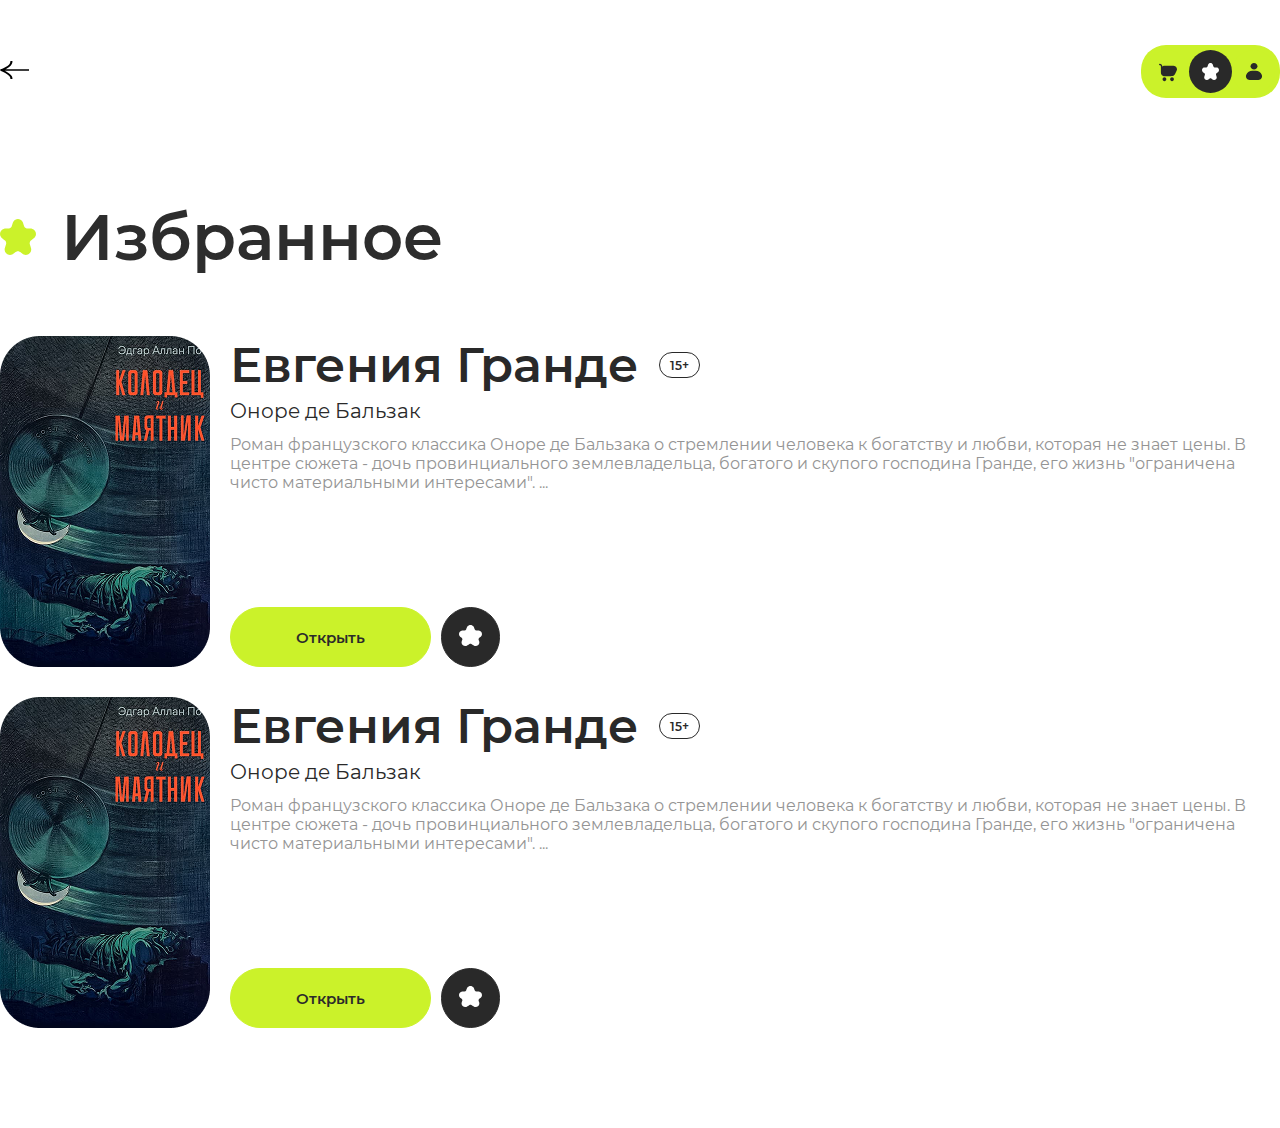
<file: favourites.html>
<!DOCTYPE html>
<html lang="en">

<head>
    <meta charset="UTF-8">
    <meta name="viewport" content="width=device-width, initial-scale=1.0">
    <title>Либрум</title>
    <link rel="stylesheet" href="assets/css/style.css">
    <link rel="shortcut icon" href="assets/images/logo/logo.svg" type="image/x-icon">
</head>

<body>
    <div class="arrow_nav container">
        <a href="index.html">
            <img src="assets/images/catalog/arrow.svg" alt="">
        </a>
        <div class="nav_items">
            <div class="nav_item">
                <a href="basket.html">
                    <img src="assets/images/user_items/cart.svg" alt="">
                </a>
            </div>
            <div class="nav_item_active">
                <a href="favourites.html">
                    <img src="assets/images/user_items/favorite_active.svg" alt="">
                </a>
            </div>
            <div class="nav_item">
                <a href="account.html">
                    <img src="assets/images/user_items/user.svg" alt="">
                </a>
            </div>
        </div>
    </div>
    <div class="title_main container pt">
        <img src="assets/images/favorite/title.svg" alt="">
        <h2>Избранное</h2>
    </div>
    <div class="fav_cards">
        <div class="fav_card container">
            <img class="fav_card_img" src="assets/images/favorite/book.png" alt="">
            <div class="fav_card_info">
                <div class="fav_name_age">
                    <p class="fav_name">Евгения Гранде</p>
                    <div class="fav_age">
                        <p>15+</p>
                    </div>
                </div>
                <p class="fav_author">Оноре де Бальзак</p>
                <p class="fav_description">Роман французского классика Оноре де Бальзака о стремлении человека к
                    богатству и любви, которая не знает цены. В центре сюжета - дочь провинциального землевладельца,
                    богатого и скупого господина Гранде, его жизнь "ограничена чисто материальными интересами". ...</p>
                <div class="fav_buttons">
                    <button class="fav_open">
                        <a href="bookPage.html">Открыть</a>
                    </button>
                    <button class="fav_button">
                        <img src="assets/images/favorite/fav_button.svg" alt="">
                    </button>
                </div>
            </div>
        </div>
        <div class="fav_card container">
            <img class="fav_card_img" src="assets/images/favorite/book.png" alt="">
            <div class="fav_card_info">
                <div class="fav_name_age">
                    <p class="fav_name">Евгения Гранде</p>
                    <div class="fav_age">
                        <p>15+</p>
                    </div>
                </div>
                <p class="fav_author">Оноре де Бальзак</p>
                <p class="fav_description">Роман французского классика Оноре де Бальзака о стремлении человека к
                    богатству и любви, которая не знает цены. В центре сюжета - дочь провинциального землевладельца,
                    богатого и скупого господина Гранде, его жизнь "ограничена чисто материальными интересами". ...</p>
                <div class="fav_buttons">
                    <button class="fav_open">
                        <a href="bookPage.html">Открыть</a>
                    </button>
                    <button class="fav_button">
                        <img src="assets/images/favorite/fav_button.svg" alt="">
                    </button>
                </div>
            </div>
        </div>
    </div>
</body>

</html>
</file>
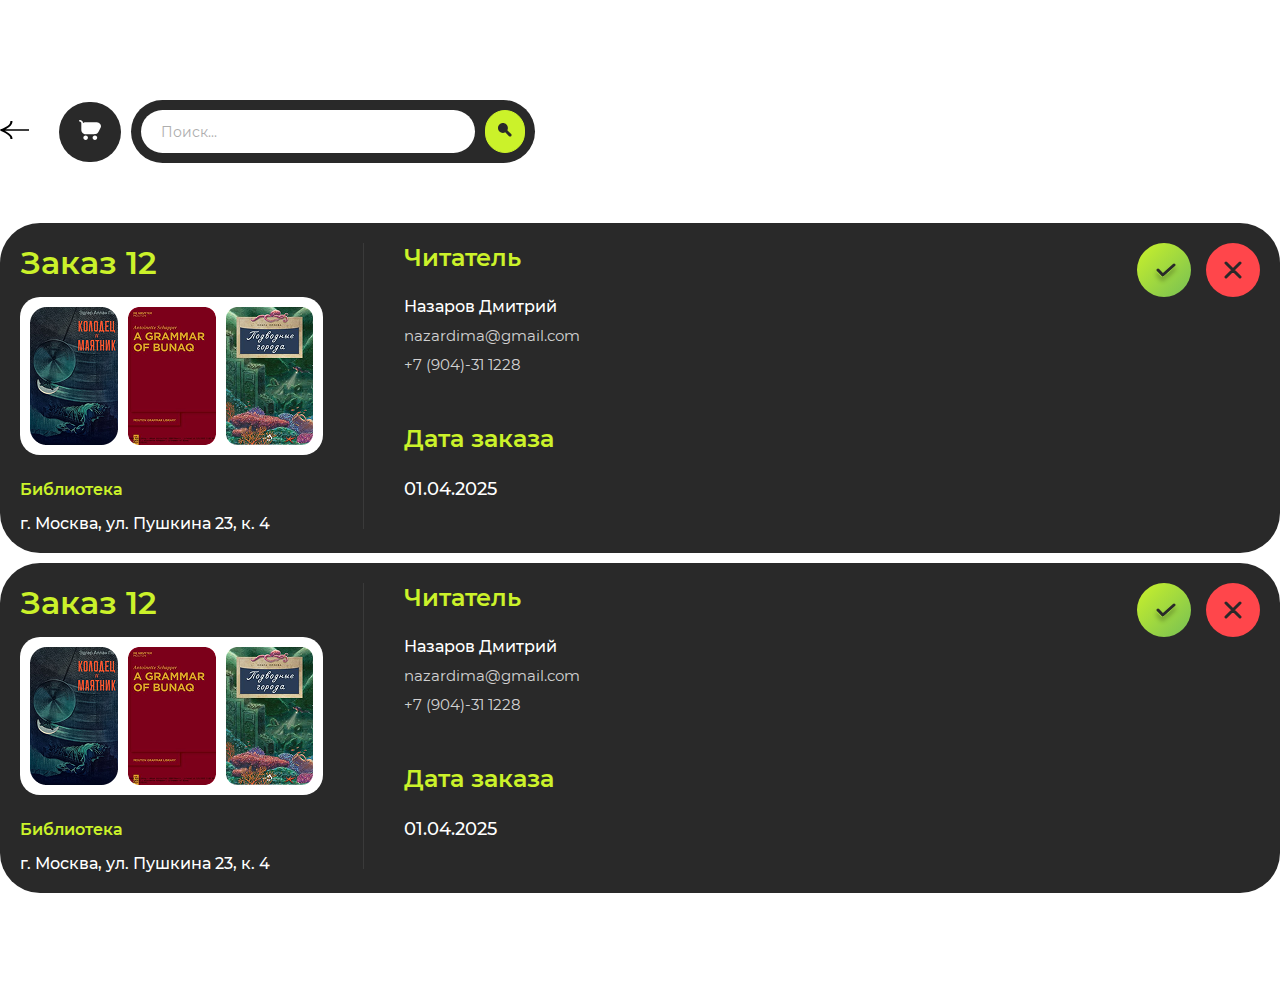
<file: order.html>
<!DOCTYPE html>
<html lang="en">

<head>
    <meta charset="UTF-8">
    <meta name="viewport" content="width=device-width, initial-scale=1.0">
    <title>Либрум</title>
    <link rel="stylesheet" href="assets/css/style.css">
    <link rel="shortcut icon" href="assets/images/logo/logo.svg" type="image/x-icon">
</head>

<body>
    <div class="orders_main container pt">
        <div class="arrow_search">
            <a href="adminPanel.html">
            <img src="assets/images/admin/arrow.svg" alt="">
        </a>
            <div class="add_search">
                <div class="book_icon">
                    <img src="assets/images/admin/cart.svg" alt="">
                </div>
                <div class="add_search_block">
                    <input type="text" placeholder="Поиск...">
                    <button class="search_button">
                        <img src="assets/images/admin/update_search.svg" alt="">
                    </button>
                </div>
            </div>
        </div>
        <div class="orders_list">
            <div class="order">
                <div class="order_block_1">
                    <p class="order_number">Заказ 12</p>
                    <div class="order_books">
                        <img src="assets/images/orders/b1.png" alt="">
                        <img src="assets/images/orders/b2.png" alt="">
                        <img src="assets/images/orders/b3.png" alt="">
                    </div>
                    <p class="order_library">Библиотека</p>
                    <p class="order_adress">г. Москва, ул. Пушкина 23, к. 4</p>
                </div>
                <div class="order_line"></div>
                <div class="order_block_2">
                    <div class="order_user_info">
                        <p class="order_user_title">Читатель</p>
                        <p class="order_user_name">Назаров Дмитрий</p>
                        <p class="order_user_email">nazardima@gmail.com</p>
                        <p class="order_user_number">+7 (904)-31 1228</p>
                    </div>
                    <div class="date_info">
                        <p class="order_date_title">Дата заказа</p>
                        <p class="order_date">01.04.2025</p>
                    </div>
                </div>
                <div class="order_block_3">
                    <div class="accept">
                        <img src="assets/images/admin/accept.svg" alt="">
                    </div>
                    <div class="reject">
                        <img src="assets/images/admin/reject.svg" alt="">
                    </div>
                </div>
            </div>
            <div class="order">
                <div class="order_block_1">
                    <p class="order_number">Заказ 12</p>
                    <div class="order_books">
                        <img src="assets/images/orders/b1.png" alt="">
                        <img src="assets/images/orders/b2.png" alt="">
                        <img src="assets/images/orders/b3.png" alt="">
                    </div>
                    <p class="order_library">Библиотека</p>
                    <p class="order_adress">г. Москва, ул. Пушкина 23, к. 4</p>
                </div>
                <div class="order_line"></div>
                <div class="order_block_2">
                    <div class="order_user_info">
                        <p class="order_user_title">Читатель</p>
                        <p class="order_user_name">Назаров Дмитрий</p>
                        <p class="order_user_email">nazardima@gmail.com</p>
                        <p class="order_user_number">+7 (904)-31 1228</p>
                    </div>
                    <div class="date_info">
                        <p class="order_date_title">Дата заказа</p>
                        <p class="order_date">01.04.2025</p>
                    </div>
                </div>
                <div class="order_block_3">
                    <div class="accept">
                        <img src="assets/images/admin/accept.svg" alt="">
                    </div>
                    <div class="reject">
                        <img src="assets/images/admin/reject.svg" alt="">
                    </div>
                </div>
            </div>
        </div>
    </div>
</body>

</html>
</file>
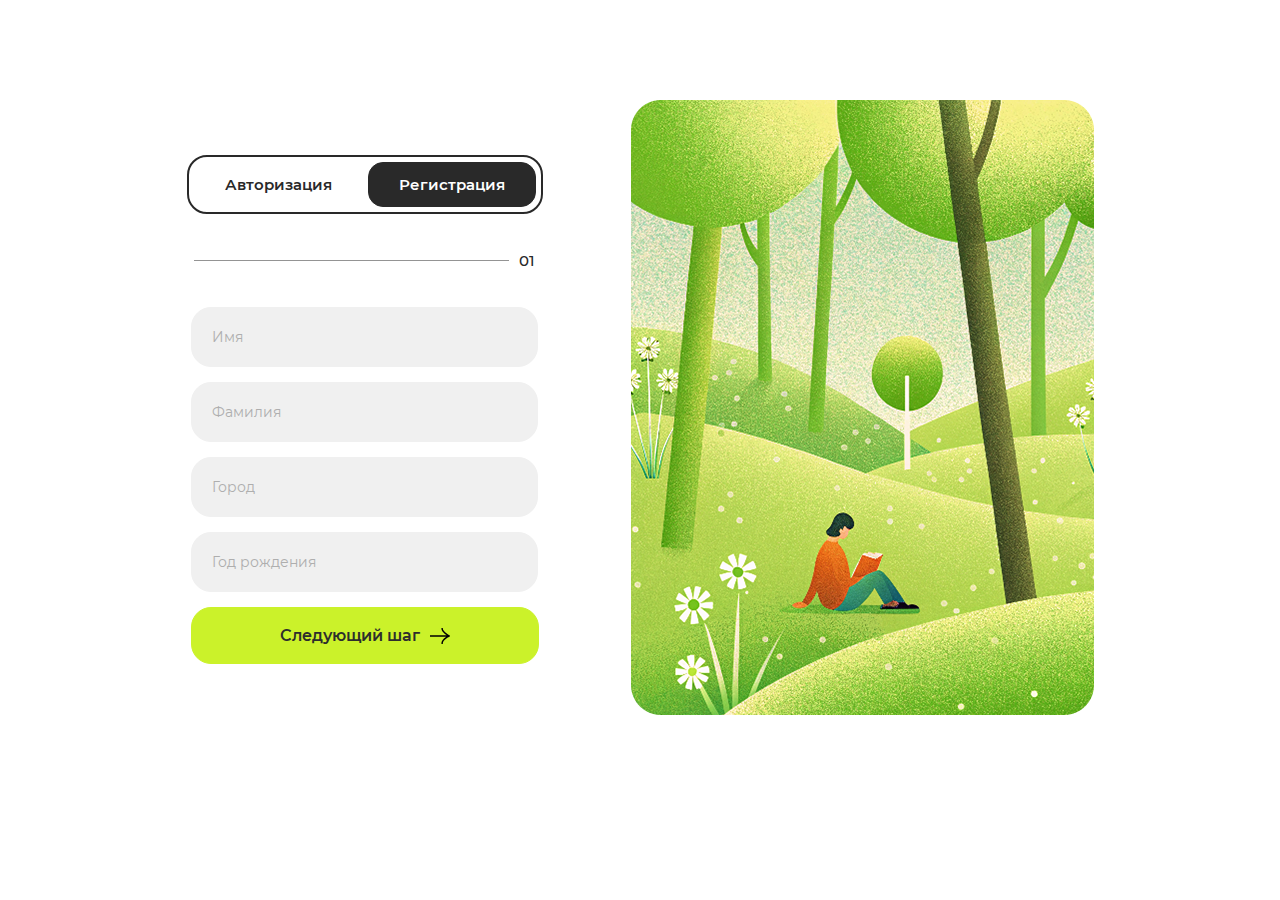
<file: registrationFirst.html>
<!DOCTYPE html>
<html lang="en">
<head>
    <meta charset="UTF-8">
    <meta name="viewport" content="width=device-width, initial-scale=1.0">
    <title>Либрум</title>
    <link rel="stylesheet" href="assets/css/style.css">
    <link rel="shortcut icon" href="assets/images/logo/logo.svg" type="image/x-icon">
</head>
<body>
    <div class="registration_main container pt">
        <div class="registration_block_1">
            <div class="registration_switch">
                <div class="switch_2">
                    <a href="authorization.html">Авторизация</a>
                </div>
                <div class="switch_1">
                    <a href="">Регистрация</a>
                </div>
            </div>
            <div class="reg_line_step">
            <div class="registration_line"></div>
            <p>01</p>
        </div>
        <form class="registration" action="">
            <input type="text" placeholder="Имя">
            <input type="text" placeholder="Фамилия">
            <input type="text" placeholder="Город">
            <input type="text" placeholder="Год рождения">
            <button class="reg_button">
                <a href="registrationSecond.html">Следующий шаг<img src="assets/images/authorization/arrow.svg" alt=""></a>
            </button>
        </form>
    </div>
    <div class="registration_block_2">
        <img src="assets/images/authorization/bg.png" alt="">
    </div>
    </div>
</body>
</html>
</file>
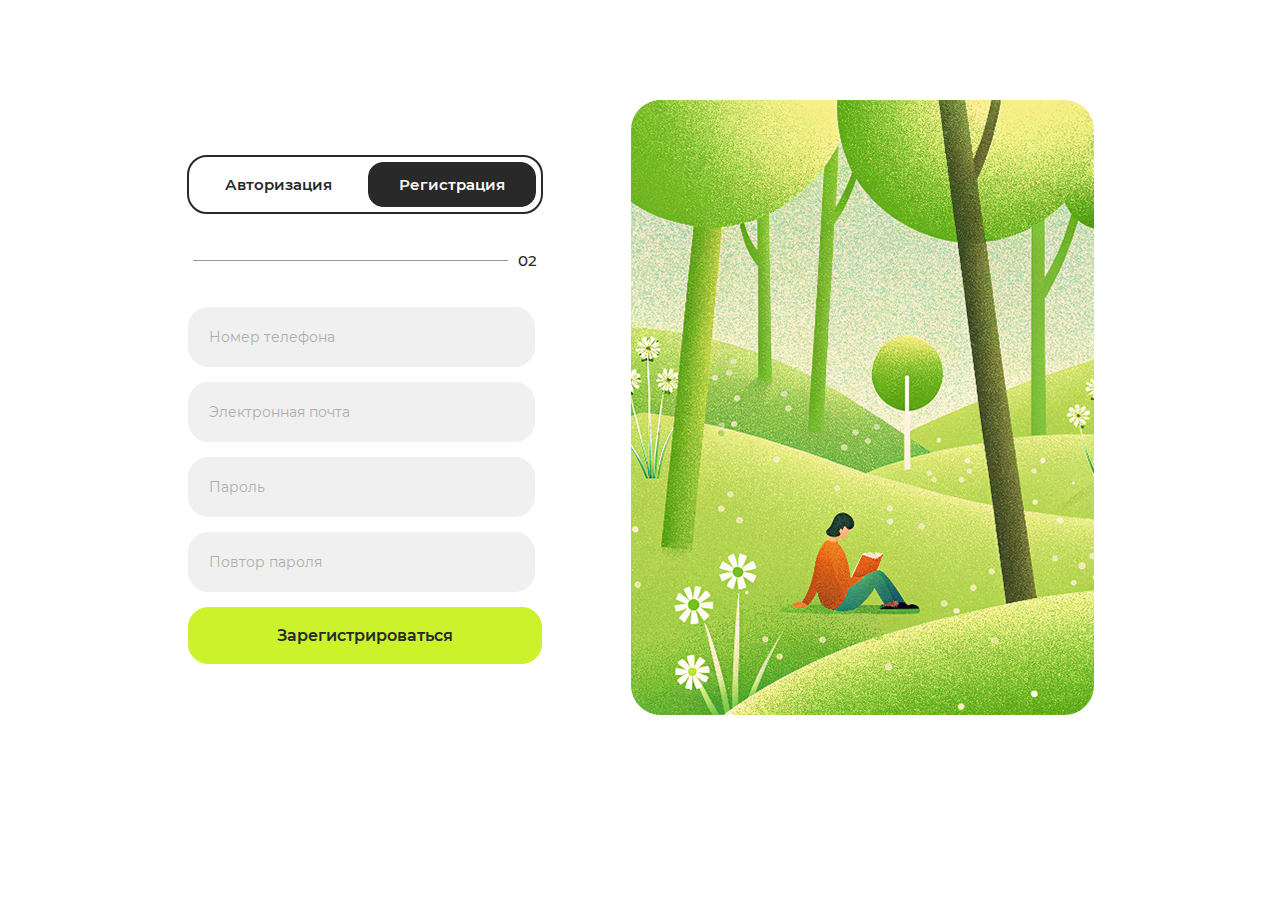
<file: registrationSecond.html>
<!DOCTYPE html>
<html lang="en">
<head>
    <meta charset="UTF-8">
    <meta name="viewport" content="width=device-width, initial-scale=1.0">
    <title>Либрум</title>
    <link rel="stylesheet" href="assets/css/style.css">
    <link rel="shortcut icon" href="assets/images/logo/logo.svg" type="image/x-icon">
</head>
<body>
    <div class="registration_main container pt">
        <div class="registration_block_1">
            <div class="registration_switch">
                <div class="switch_2">
                    <a href="authorization.html">Авторизация</a>
                </div>
                <div class="switch_1">
                    <a href="">Регистрация</a>
                </div>
            </div>
            <div class="reg_line_step">
            <div class="registration_line"></div>
            <p>02</p>
        </div>
        <form class="registration" action="">
            <input type="text" placeholder="Номер телефона">
            <input type="text" placeholder="Электронная почта">
            <input type="text" placeholder="Пароль">
            <input type="text" placeholder="Повтор пароля">
            <button class="reg_button">Зарегистрироваться</button>
        </form>
    </div>
    <div class="registration_block_2">
        <img src="assets/images/authorization/bg.png" alt="">
    </div>
    </div>
</body>
</html>
</file>
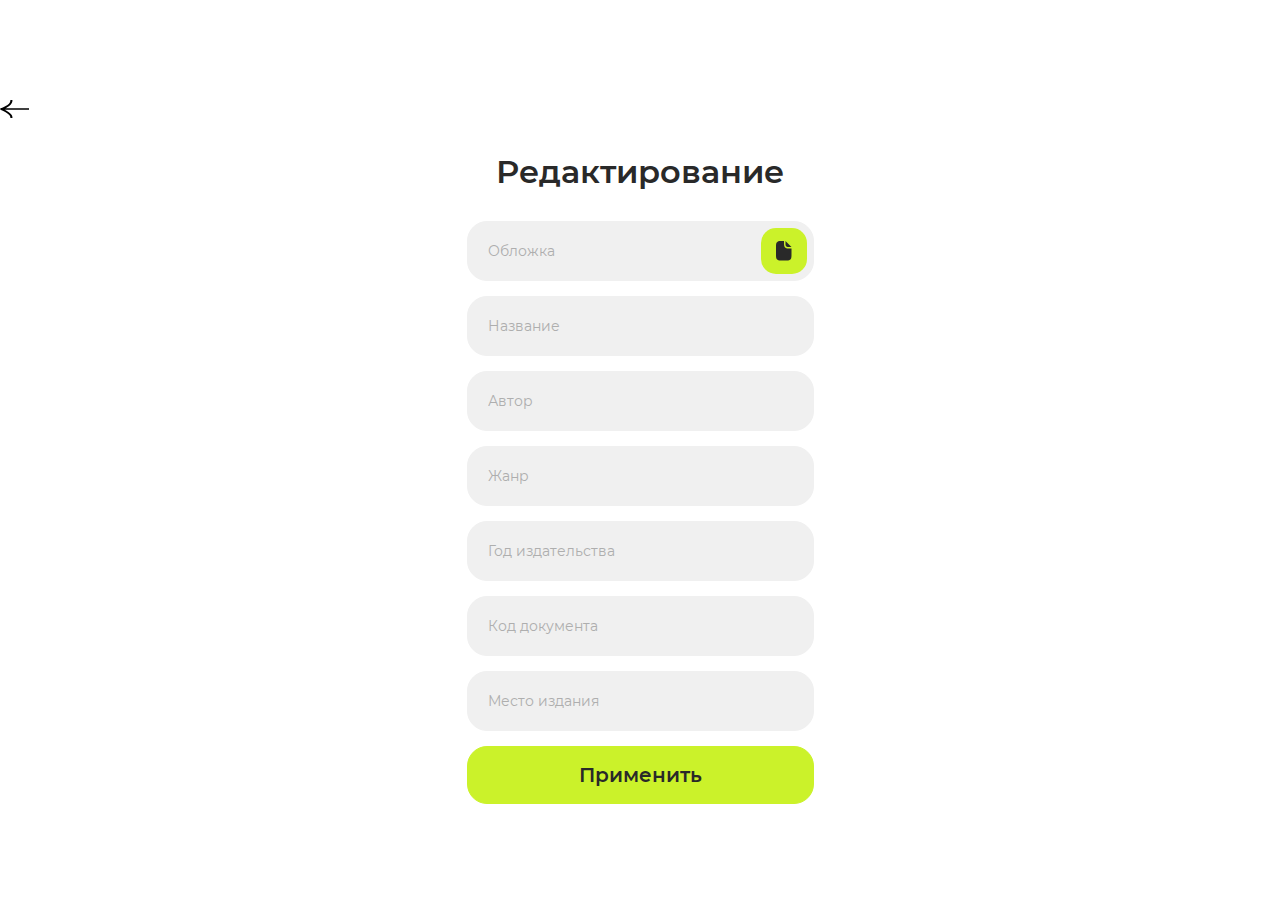
<file: update.html>
<!DOCTYPE html>
<html lang="en">
<head>
    <meta charset="UTF-8">
    <meta name="viewport" content="width=device-width, initial-scale=1.0">
    <title>Либрум</title>
    <link rel="stylesheet" href="assets/css/style.css">
    <link rel="shortcut icon" href="assets/images/logo/logo.svg" type="image/x-icon">
</head>
<body>
    <div class="update_arrow container pt">
        <a href="add.html">
    <img src="assets/images/admin/arrow.svg" alt="">
</a>
</div>
    <div class="update_main container">
        <div class="books_update_title">
            <p>Редактирование</p>
        </div>
        <form class="update_form" action="">
            <div class="input_img_3">
                <img src="assets/images/admin/update_name.svg" alt="">
            </div>
            <input type="text" placeholder="Обложка">
            <input type="text" placeholder="Название">
            <input type="text" placeholder="Автор">
            <input type="text" placeholder="Жанр">
            <input type="text" placeholder="Год издательства">
            <input type="text" placeholder="Код документа">
            <input type="text" placeholder="Место издания">
            <button class="update_button">Применить</button>
        </form>
    </div>
</body>
</html>
</file>
<file: assets/css/style.css>
* {
    margin: 0;
    padding: 0;
    box-sizing: border-box;
    text-decoration: none;
    outline: none;
    font-family: "Montserrat";
    color: #2D2D2D;
    scroll-behavior: smooth;
}

html {
    padding: 0;
    margin: 0;
}

@font-face {
    font-family: "Montserrat";
    src: url(../fonts/Montserrat-Bold.ttf);
    font-weight: 700;
}

@font-face {
    font-family: "Montserrat";
    src: url(../fonts/Montserrat-Light.ttf);
    font-weight: 300;
}

@font-face {
    font-family: "Montserrat";
    src: url(../fonts/Montserrat-Medium.ttf);
    font-weight: 500;
}

@font-face {
    font-family: "Montserrat";
    src: url(../fonts/Montserrat-Regular.ttf);
    font-weight: 400;
}

@font-face {
    font-family: "Montserrat";
    src: url(../fonts/Montserrat-SemiBold.ttf);
    font-weight: 600;
}

@font-face {
    font-family: "MontserratAlternates";
    src: url(../fonts/MontserratAlternates-Bold.ttf);
    font-weight: 700;
}

.container {
    max-width: 1300px;
    margin: 0 auto;
}

.bg {
    background-image: url(../images/banner/banner.png);
    width: 1300px;
    height: 900px;
    margin-top: 70px;
    background-size: cover;
    display: flex;
    align-items: center;
    flex-direction: column;
}

header {
    margin-top: 20px;
    display: flex;
    gap: 5px;
}

nav {
    background-color: #fff;
    border-radius: 25px;
    padding: 5px;
    display: flex;
    gap: 5px;
}

.nav_item_main {
    padding: 12px 30px;
    border-radius: 20px;
}

.nav_item_main a {
    font-size: 15px;
    color: #2D2D2D;
    font-weight: 600;
}

.user {
    width: 52px;
    height: 52px;
    border-radius: 100px;
    padding: 17px;
    background-color: #fff;
}

.banner_text {
    margin-top: 230px;
    display: flex;
    flex-direction: column;
    align-items: center;
    text-align: center;
}

h1 {
    font-family: "MontserratAlternates";
    font-size: 128px;
    font-weight: 700;
    color: #fff;
}

.banner_text p {
    font-size: 20px;
    color: #C5C5C5;
    font-weight: 500;
}

.banner_b {
    padding: 16px 57px;
    background-color: #CBF22A;
    margin-top: 40px;
    border-radius: 20px;
    border: 1px solid #CBF22A;
    box-shadow: 5px 0px 20px 20px #caf22a3a;
}

.banner_b a {
    color: #2B2B2B;
    font-size: 20px;
    font-weight: 600;
}


@media screen and (max-width:768px) {
    .container {
        padding: 0 20px;
    }

    .bg {
        width: 728px;
        height: 748px;
        border-radius: 40px;
    }

    header {
        width: 100%;
        justify-content: space-between;
        padding: 10px 35px 0px 35px;
        align-items: center;
    }

    h1 {
        font-size: 96px;
    }

    .banner_text p {
        margin-top: 30px;
    }

    .banner_text {
        margin-top: 173px;
    }

    .banner_b {
        margin-top: 85px;
    }
}

@media screen and (max-width:393px) {
    nav {
        display: none;
    }

    .container {
        padding: 0 20px;
    }

    .bg {
        width: 353px;
        height: 480px;
        border-radius: 40px;
    }

    h1 {
        font-size: 64px;
    }

    .banner_text p {
        margin-top: 10px;
        font-size: 16px;
    }

    .banner_text {
        margin-top: 80px;
    }

    .banner_b a {
        font-size: 18px;
    }

    .banner_b {
        margin-top: 70px;
        padding: 12px 52px;
    }

    .user {
        width: 36px;
        height: 36px;
        padding: 10px 12px;
    }

    .user img {
        width: 14px;
        height: 12px;
    }

    header {
        padding: 0px;
    }
}


.pt {
    padding-top: 100px;
}

.title {
    margin-bottom: 60px;
    display: flex;
    gap: 12px;
    align-items: center;
}

.title_main {
    margin-bottom: 60px;
    display: flex;
    gap: 25px;
}

h2 {
    font-size: 64px;
    font-weight: 600;
}

@media screen and (max-width:768px) {
    h2 {
        font-size: 58px;
    }
    .bg{
        margin-top: 20px;
    }

}

@media screen and (max-width:393px) {
    h2 {
        font-size: 36px;
    }

    .pt {
        padding-top: 35px;
    }

    .title {
        margin-bottom: 10px;
        gap: 10px;
    }

    .title_main {
        gap: 10px;
        margin-bottom: 30px;
    }

    .title_main h2 {
        font-size: 32px;
    }

    .bg {
        margin-top: 20px;
    }
}

.about_cards {
    display: grid;
    grid-template-columns: repeat(2, 1fr);
    grid-template-rows: repeat(2, 1fr);
    gap: 20px;
}


.a_card_1 {
    background-image: url(../images/about/a1.png);
    background-size: cover;
    width: 860px;
    height: 702px;
    grid-area: 1 / 1 / 3 / 2;
    position: relative;
    padding: 0 20px 40px 20px;
    display: flex;
    flex-direction: column;
    justify-content: flex-end;
}

.a_card_1 h3 {
    font-size: 64px;
    color: #fff;
    font-weight: 600;
}

.a_card_1 p {
    font-size: 24px;
    font-weight: 400;
    color: #fff;
    margin-top: 10px;
}

.a_card_1 p span {
    color: #CBF22A;
    font-weight: 600;
}

.a_card_2 {
    background-image: url(../images/about/a2.png);
    background-size: cover;
    width: 420px;
    height: 341px;
    position: relative;
    padding: 0 20px 40px 20px;
    display: flex;
    flex-direction: column;
    justify-content: flex-end;
}

.a_card_2 h3 {
    font-size: 36px;
    color: #fff;
    font-weight: 600;
}

.a_card_2 p {
    font-size: 16px;
    font-weight: 400;
    color: #fff;
    margin-top: 10px;
}

.a_card_2 p span {
    color: #CBF22A;
    font-weight: 600;
}

.a_card_3 {
    background-image: url(../images/about/a3.png);
    background-size: cover;
    width: 420px;
    height: 341px;
    position: relative;
    padding: 0 20px 40px 20px;
    display: flex;
    flex-direction: column;
    justify-content: flex-end;
}

.a_card_3 h3 {
    font-size: 36px;
    color: #fff;
    font-weight: 600;
}

.a_card_3 p {
    font-size: 16px;
    font-weight: 400;
    color: #fff;
    margin-top: 10px;
}

.a_card_3 p span {
    color: #CBF22A;
    font-weight: 600;
}


@media screen and (max-width:768px) {
    .a_card_1 {
        width: 728px;
        height: 469px;
        border-radius: 40px;
        grid-area: 1 / 1 / 1 / 3;
    }

    .a_card_1 h3 {
        font-size: 48px;
    }

    .a_card_1 p {
        font-size: 22px;
    }

    .a_card_2 {
        width: 357px;
        height: 341px;
        border-radius: 40px;
        grid-area: 2 / 1 / 2 / 1;
    }

    .a_card_2 h3 {
        font-size: 32px;
    }

    .a_card_2 p {
        font-size: 16px;
        width: 220px;
    }

    .a_card_3 {
        width: 357px;
        height: 341px;
        border-radius: 40px;
        grid-area: 2 / 2 / 2 / 3;
    }

    .a_card_3 h3 {
        font-size: 32px;
    }

    .a_card_3 p {
        font-size: 16px;
    }

}

@media screen and (max-width:393px) {
    .about_cards {
        grid-template-columns: repeat(1, 1fr);
        grid-template-rows: repeat(3, 1fr);
        gap: 15px;
    }

    .a_card_1 {
        width: 353px;
        height: 237px;
        border-radius: 40px;
        padding: 0 12px 30px 12px;
        position: relative;
    }

    .a_card_1::before {
        content: '';
        position: absolute;
        top: 0;
        left: 0;
        width: 100%;
        height: 100%;
        background: linear-gradient(to bottom, rgba(0, 0, 0, 0) 20%, rgba(0, 0, 0, 0.7) 100%);
        border-radius: 40px;
        z-index: 1;
    }

    .a_card_1 h3, .a_card_1 p {
        position: relative;
        z-index: 2;
    }

    .a_card_1 h3 {
        font-size: 28px;
    }

    .a_card_1 p {
        font-size: 16px;
    }

    .a_card_2 {
        width: 353px;
        height: 237px;
        border-radius: 40px;
        padding: 0 12px 30px 12px;
        position: relative;
    }

    .a_card_2::before {
        content: '';
        position: absolute;
        top: 0;
        left: 0;
        width: 100%;
        height: 100%;
        background: linear-gradient(180deg, rgba(0, 0, 0, 0.1) 0%, rgba(0, 0, 0, 0.7) 100%);
        border-radius: 40px;
        z-index: 1;
    }

    .a_card_2 h3, .a_card_2 p {
        position: relative;
        z-index: 2;
    }

    .a_card_2 h3 {
        font-size: 28px;
    }

    .a_card_2 p {
        font-size: 16px;
        width: 220px;
    }

    .a_card_3 {
        width: 353px;
        height: 237px;
        border-radius: 40px;
        padding: 0 12px 30px 12px;
        grid-area: 3 / 1 / 4 / 1;
        position: relative;
    }

    .a_card_3::before {
        content: '';
        position: absolute;
        top: 0;
        left: 0;
        width: 100%;
        height: 100%;
        background: linear-gradient(180deg, rgba(0, 0, 0, 0.1) 0%, rgba(0, 0, 0, 0.7) 100%);
        border-radius: 40px;
        z-index: 1;
    }

    .a_card_3 h3, .a_card_3 p {
        position: relative;
        z-index: 2;
    }

    .a_card_3 h3 {
        font-size: 28px;
    }

    .a_card_3 p {
        font-size: 16px;
    }
}

.date {
    background-color: #292929;
    width: 200px;
    height: 56px;
    border-radius: 20px;
    margin-left: 745px;
    padding: 16px 44px;
}

.date p {
    font-size: 20px;
    font-weight: 600;
    color: #CBF22A;
}

.news_cards {
    display: flex;
    gap: 20px;
    position: relative;
    overflow-x: hidden;
    scroll-behavior: smooth;
    padding: 10px 0;
}

.news_card {
    position: relative;
    overflow: hidden;
    border-radius: 20px;
    min-width: 420px;
    height: 700px;
    transition: transform 0.3s ease;
}

.news_info {
    position: absolute;
    bottom: -100%;
    left: 0;
    width: 420px;
    border-radius: 0px 0px 40px 40px;
    background: rgba(41, 41, 41, 0.5);
    backdrop-filter: blur(10px);
    -webkit-backdrop-filter: blur(10px);
    padding: 20px;
    transition: bottom 0.3s ease-in-out;
    display: flex;
    flex-direction: column;
    justify-content: flex-end;
}

.news_card:hover .news_info {
    bottom: 0;
}

.news_name_age {
    display: flex;
    align-items: start;
    justify-content: space-between;
}

.news_name_age h3 {
    font-size: 36px;
    font-weight: 600;
    color: #fff;
}

.news_age {
    padding: 4.5px 10px;
    border: 1.5px solid rgb(255, 255, 255, 80%);
    border-radius: 100px;
}

.news_age p {
    font-size: 12px;
    font-weight: 600;
    color: rgb(255, 255, 255, 80%);
}

.news_author {
    font-size: 20px;
    color: rgb(255, 255, 255, 80%);
    font-weight: 400;
    margin-top: 5px;
}

.news_more {
    background-color: #CBF22A;
    padding: 16px 127px;
    border-radius: 20px;
    border: none;
    margin-top: 35px;
    cursor: pointer;
    transition: background-color 0.3s ease;
}

.news_more a {
    color: #2B2B2B;
    font-size: 20px;
    font-weight: 600;
    text-decoration: none;
}

.news_description {
    font-size: 16px;
    color: #939393;
    font-weight: 400;
    margin-top: 12px;
}
@media screen and (max-width:768px) {
    .news_name_age h3 {
        font-size: 28px;
    }
    
    .news_author {
        font-size: 18px;
    }
    
    .news_more {
        padding: 12px 40px;
    }
    
    .news_more a {
        font-size: 14px;
    }
}

@media screen and (max-width:393px) {
    .news_name_age h3 {
        font-size: 20px;
    }
    
    .news_author {
        font-size: 16px;
    }
    
    .news_more {
        padding: 10px 30px;
    }
    
    .news_more a {
        font-size: 12px;
    }
    
    .news_info {
        padding: 20px;
    }

}

.n_card_b, .n_card_b_2, .n_card_b_3 {
    background-color: #292929;
    width: 45px;
    height: 44px;
    border-radius: 100px;
    padding: 8px;
    position: absolute;
    top: 5px;
    right: 3px;
    z-index: 2;
    border: none;
    cursor: pointer;
    transition: background-color 0.3s ease;
}

.n_card_b.active img, .n_card_b_2.active img, .n_card_b_3.active img {
    filter: drop-shadow(0px 0px 2px rgba(0, 0, 0, 0.3));
}

.news_img {
    width: 100%;
    height: 100%;
    object-fit: cover;
    border-radius: 40px;
}

.news_img img{
    border-radius: 40px;
}

.news_slider {
    width: 420px;
    height: 14px;
    background-color: #EEEEEE;
    border-radius: 40px;
    margin-top: 60px;
    margin-left: auto;
    margin-right: auto;
}

.news_slide {
    height: 14px;
    background-color: #292929;
    border-radius: 40px;
    width: 0;
    transition: width 0.3s ease;
}

@media screen and (max-width:768px) {
    .news{
        padding-right: 0px;
        padding-top: 0;
    }
    .news_cards {
        justify-content: start;
    }

    .news_card {
        min-width: 300px;
        height: 500px;
    }

    .n_card_b {
        position: absolute;
        top: 2px;
        right: 0;
        width: 35px;
        height: 35px;
        padding: 5px;
        z-index: 99;
    }

    .n_card_b img {
        width: 20px;
        height: 20px;
    }

    .n_card_b_2 {
        position: absolute;
        top: 2px;
        right: 0;
        width: 35px;
        height: 35px;
        padding: 5px;
        z-index: 99;
    }

    .n_card_b_2 img {
        width: 20px;
        height: 20px;
    }

    .n_card_b_3 {
        position: absolute;
        top: 2px;
        right: 0;
        width: 35px;
        height: 35px;
        padding: 5px;
        z-index: 99;
    }

    .n_card_b_3 img {
        width: 20px;
        height: 20px;
    }
    .news_info{
        width: 300px;
    }
}

@media screen and (max-width:393px) {
    .news{
        padding-right: 0px;
        padding-top: 35px;
    }
    .news_img {
        width: 235px;
        height: 395px;
    }

    .n_card_b {
        position: absolute;
        top: 4px;
        right: 2px;
        width: 25px;
        height: 25px;
        padding: 3px;
        z-index: 99;
    }

    .n_card_b img {
        width: 15px;
        height: 15px;
    }

    .n_card_b_2 {
        position: absolute;
        top: 4px;
        right: 2px;
        width: 25px;
        height: 25px;
        padding: 3px;
        z-index: 99;
    }

    .n_card_b_2 img {
        width: 15px;
        height: 15px;
    }

    .n_card_b_3 {
        position: absolute;
        top: 4px;
        right: 2px;
        width: 25px;
        height: 25px;
        padding: 3px;
        z-index: 99;
    }

    .n_card_b_3 img {
        width: 15px;
        height: 15px;
    }

    .news_slider {
        width: 277px;
        height: 12px;
        margin-top: 40px;
    }

    .news_slide {
        width: 72px;
        height: 12px;
    }

    .news_card {
        min-width: 235px;
        height: 395px;
    }
    .news_info{
        width: 235px;
    }
    .news_age{
        padding: 3px 5px;
    }
    .news_age p{
        font-size: 12px;
    }
    p.news_author{
        font-size: 14px;
    }
}


.catalog {
    position: relative;
}

.search {
    position: relative;
}

.find {
    position: absolute;
    top: 10px;
    left: 10px;
    display: flex;
    gap: 10px;
}

input.search_input_1 {
    width: 334px;
    height: 56px;
    background-color: #F0F0F0;
    border-radius: 30px;
    padding: 20px;
    font-size: 14px;
    font-weight: 400;
    color: #5b5b5b;
        border: none;
}

input.search_input_1::placeholder {
    font-size: 14px;
    font-weight: 400;
    color: #AEAEAE;
}

.search_b {
    width: 56px;
    height: 56px;
    border-radius: 100px;
    background-color: #CBF22A;
    padding: 18px;
}

input.search_input_2 {
    width: 291px;
    height: 56px;
    background-color: #F0F0F0;
    border-radius: 30px;
    padding: 20px;
    font-size: 14px;
    font-weight: 400;
    color: #5b5b5b;
    border: none;
}

input.search_input_2::placeholder {
    font-size: 14px;
    font-weight: 400;
    color: #AEAEAE;
}

.genre {
    position: absolute;
    top: 10px;
    left: 449px;
    display: flex;
    gap: 10px;
}

.genre img {
    position: absolute;
    top: 26px;
    right: 20px;
}

.catalog_bg {
    position: absolute;
    right: 0px;
    top: 130px;
}

.catalog_cards {
    display: grid;
    grid-template-columns: repeat(4, 1fr);
    gap: 20px;
    margin-top: 60px;
}

.catalog_card {
    position: relative;
    overflow: hidden;
    border-radius: 40px;
    box-shadow: 0px 4px 15px rgba(0, 0, 0, 0.1);
    width: 310px;
    height: 488px;
}

.catalog_info {
    position: absolute;
    bottom: -100%;
    left: 0;
    border-radius: 0px 0px 40px 40px;
    background: rgba(41, 41, 41, 0.5);
    backdrop-filter: blur(10px);
    -webkit-backdrop-filter: blur(10px);
    padding: 15px;
    transition: bottom 0.3s ease-in-out;
    display: flex;
    flex-direction: column;
    justify-content: flex-end;
}

.catalog_card:hover .catalog_info {
    bottom: 0;
}

.catalog_name_age {
    display: flex;
    justify-content: space-between;
}

.catalog_name_age h3 {
    font-size: 24px;
    font-weight: 600;
    color: #fff;
}


.catalog_age p {
    font-size: 12px;
    font-weight: 400;
    color: rgb(255, 255, 255, 80%);
}

.catalog_author {
    font-size: 16px;
    color: rgb(255, 255, 255, 80%);
    margin-top: 5px;
}

.catalog_more {
    padding: 20px 65px;
    background-color: #CBF22A;
    border-radius: 25px;
    border: none;
    cursor: pointer;
    margin-top: 18px;
}

.catalog_more a {
    text-decoration: none;
    color: #292929;
    font-size: 15px;
    font-weight: 600;
}

.catalog_img {
    width: 100%;
    height: 100%;
    object-fit: cover;
    display: block;
    border-radius: 10px;
}

.catalog_fav{
    height: 56px;
    width: 56px;
    background-color: #fff;
    border-radius: 100px;
    border: 1px solid #fff;
}

.catalog_buttons{
    display: flex;
    gap: 5px;
    align-items: flex-end;
}
@media screen and (max-width:768px) {
    .catalog_name_age h3 {
        font-size: 16px;
    }
    
    .catalog_author {
        font-size: 12px;
    }
    
    .catalog_more {
        padding: 8px 15px;
    }
    
    .catalog_more a {
        font-size: 12px;
    }
    
    .catalog_cards {
        grid-template-columns: repeat(3, 1fr);
        gap: 20px;
    }

    .catalog_card{
        width: 354px;
        height: 558px;
    }
    .catalog_info{
        width: 354px;
    }
    .catalog_name_age h3{
        font-size: 24px;
    }
    p.catalog_author{
        font-size: 18px;
    }
    .catalog_buttons{
        margin-top: 20px;
        justify-content: space-between;
    }
    .catalog_more{
        padding: 20px 70px;
    }
    .catalog_more a{
        font-size: 16px;
    }
    .catalog_fav img{
        width: 25px;
        height: 25px;
    }
}

@media screen and (max-width:393px) {
    
    .catalog_name_age h3 {
        font-size: 14px;
    }
    
    .catalog_author {
        font-size: 10px;
    }
    
    .catalog_more {
        padding: 10px 15px;
    }
    
    .catalog_more a {
        font-size: 10px;
    }
    
    .catalog_info {
        padding: 10px;
        width: 171.5px;
        border-radius: 0px 0px 20px 20px;
    }
    p.catalog_author{
        font-size: 12px;
    }
    .catalog_fav{
        width: 35px;
        height: 35px;
        padding: 5px;
    }
    .catalog_fav img{
        width: 15px;
        height: 15px;
    }
    .catalog_cards {
        grid-template-columns: repeat(2, 1fr);
        gap: 15px;
    }
    .catalog_buttons{
        margin-top: 0;
    }
    
}

.catalog_all_buttons {
    border: 2px solid #292929;
    padding: 16px 108px;
    background-color: #fff;
    border-radius: 20px;
    margin-top: 40px;
    display: block;
    margin-left: auto;
    margin-right: auto;
}

.catalog_all_buttons a {
    font-size: 20px;
    font-weight: 600;
    color: #292929;
}

.search_tablet {
    display: none;
}

.search_phone {
    display: none;
}

@media screen and (max-width:768px) {
    .search_tablet {
        display: block;
        position: relative;
    }

    .search {
        display: none;
    }

    .find {
        left: 9px;
    }

    input.search_input_1 {
        width: 263px;
        height: 56px;
    }

    input.search_input_2 {
        width: 291px;
        height: 56px;
    }

    .genre {
        left: 375px;
    }

    .catalog_cards {
        display: grid;
        grid-template-columns: repeat(2, 1fr);
        grid-template-rows: repeat(6, 1fr);
    }

    .catalog_card_img {
        width: 354px;
        height: 558px;
    }

}

@media screen and (max-width:393px) {
    .catalog_bg {
        display: none;
    }

    .catalog_cards {
        display: grid;
        grid-template-columns: repeat(2, 1fr);
        grid-template-rows: repeat(6, 1fr);
        gap: 10px;
        margin-top: 180px;
    }
    .nav_item{
        display: flex;
        justify-content: center;
        align-items: center;
    }

    .catalog_all_buttons {
        padding: 16px 63px;
    }
    .catalog_card {
        width: 171.5px;
        height: 270px;
                border-radius: 20px;
    }
    .catalog_card_img {
        width: 171.5px;
        height: 270px;
    }

    .search_phone {
        display: block;
        top: 20px;
        left: -10px;
        position: relative;
    }

    .find {
        width: 353px;
        height: 59px;
        padding: 8px;
        background-color: #292929;
        border-radius: 40px;
    }

    .search_b {
        width: 43px;
        height: 43px;
        padding: 12px;
    }

    .search {
        display: none;
    }

    .search_tablet {
        display: none;
    }

    input.search_input_1 {
        width: 289px;
        height: 43px;
    }

    .genre {
        width: 353px;
        height: 59px;
        padding: 8px;
        background-color: #292929;
        border-radius: 40px;
        position: absolute;
        left: 10px;
        top: 80px;
    }
    input.search_input_2 {
        width: 337px;
        height: 43px;
    }

    .genre img{
        position: absolute;
        top: 25px;
        right: 25px;
    }
}

footer {
    background-color: #292929;
    border-radius: 40px;
}

.footer_content {
    margin-top: 120px;
    display: flex;
    gap: 130px;
    padding: 40px 20px 20px 20px;
}

.footer_content a,
h4,
p {
    color: #fff;
}

.footer_block_1 {
    display: flex;
    flex-direction: column;
    gap: 10px;
}

.footer_block_1 h4 {
    font-family: "MontserratAlternates";
    font-size: 40px;
    font-weight: 700;
}

.footer_block_1 p {
    font-size: 20px;
    font-weight: 400;
    color: rgb(255, 255, 255, 90%)
}

.footer_button {
    background-color: #CBF22A;
    border-radius: 20px;
    padding: 16px 46px;
    margin-top: 160px;
    border: 1px solid #CBF22A;
}

.footer_button a {
    color: #292929;
    font-weight: 600;
    font-size: 20px;
}

.footer_block_2 {
    display: flex;
    flex-direction: column;
    gap: 30px;
}

.footer_block_2 a {
    font-size: 16px;
    font-weight: 500;
}

.footer_block_3 {
    display: flex;
    flex-direction: column;
    gap: 30px;
}

.footer_block_3 a {
    font-size: 16px;
    font-weight: 400;
    color: rgb(255, 255, 255, 80%)
}

.socmedias {
    padding: 10px;
    background-color: #fff;
    display: flex;
    gap: 10px;
    border-radius: 100px;
    width: 181px;
}

.socmedia {
    background-color: #CBF22A;
    display: flex;
    align-items: center;
    justify-content: center;
    border-radius: 100px;
    width: 47px;
    height: 47px;
}

a.privacy {
    font-size: 16px;
    font-weight: 400;
    color: rgb(255, 255, 255, 50%);
    text-decoration-line: underline;
}

@media screen and (max-width:768px) {
    footer {
        width: 728px;
        height: 363px;
        position: relative;
    }

    .footer_content {
        gap: 60px;
        padding: 40px 0px 0px 0px;
    }

    .footer_button {
        position: absolute;
        bottom: 20px;
        left: 20px;
        border: 1px solid #CBF22A;
    }

    .footer_block_1 p {
        position: absolute;
        top: 100px;
        left: 20px;
    }

    .footer_block_1 h4 {
        margin-right: 30px;
    }
}

@media screen and (max-width:393px) {
    footer {
        width: 353px;
        height: 600px;
        position: relative;
    }

    .footer_content {
        flex-direction: column;
        padding: 20px 0px;
        gap: 50px;
    }

    .footer_block_1 p {
        font-size: 16px;
        position: absolute;
        top: 80px;
        left: 20px;
    }

    .footer_block_2 {
        gap: 20px;
        margin-top: 40px;
    }

    .footer_block_2 a {
        font-size: 14px;
    }

    .footer_block_3 {
        gap: 20px;
        text-align: right;
        align-items: end;
    }

    .footer_block_3 a {
        font-size: 14px;
    }

    .socmedias {
        padding: 6px;
        gap: 5px;
        width: 157px;
    }

    .socmedia {
        width: 45px;
        height: 45px;
    }

    .footer_button {
        padding: 16px 20px;
        border: 1px solid #CBF22A;
    }

    .footer_button a {
        font-size: 14px;
    }
}

.arrow_nav {
    display: flex;
    justify-content: space-between;
    align-items: center;
    margin-top: 45px;
}

.nav_items {
    display: flex;
    justify-content: space-between;
    align-items: center;
    background-color: #CBF22A;
    border-radius: 25px;
    padding: 5px;
}

.nav_item{
    padding: 13px;
    background-color: #CBF22A;
    border-radius: 100%;
    width: 43px;
    height: 43px;
}

.nav_item_active{
    padding: 13px;
    background-color: #292929;
    border-radius: 100%;
    width: 43px;
    height: 43px;
}

.select_genres {
    display: flex;
    gap: 10px;
    margin-top: 20px;
}

.select_genre {
    border-radius: 40px;
    border: 1px solid #292929;
    padding: 10px;
    display: flex;
    gap: 10px;
    align-items: center;
}

.select_genre p {
    font-size: 14px;
    font-weight: 400;
    color: #000;
}

.catalog_select_genre {
    border-radius: 40px;
    border: 1px solid #292929;
    padding: 10px;
    display: flex;
    gap: 10px;
    align-items: center;
}

.catalog_select_genre p {
    font-size: 14px;
    font-weight: 400;
    color: #000;
}

.dote {
    width: 10px;
    height: 10px;
    border-radius: 100px;
    background-color: #292929;
}

.user_account {
    display: flex;
    gap: 15px;
}

.user_info {
    background-color: #292929;
    border-radius: 40px;
    padding: 30px;
    width: 582px;
}

.user_add_info {
    margin-top: 40px;
    display: flex;
    flex-direction: column;
    gap: 10px;
}

.add_info_line {
    flex: 1;
    border-bottom: 2px dashed rgba(255, 255, 255, 10%);
    margin: 0 10px;
    align-self: flex-end;
    margin-bottom: 3px;
}

.add_info {
    display: flex;
    justify-content: space-between;
    display: flex;
    align-items: center;
}

.add_info p {
    font-size: 14px;
    font-weight: 400;
    color: #BABABA;
}

.name_edit {
    display: flex;
    gap: 15px;
}

.name_edit p {
    font-size: 36px;
    font-weight: 600;
}

p.user_email {
    font-size: 20px;
    font-weight: 400;
    color: #BABABA;
    margin-top: 5px;
}

p.user_number {
    font-size: 20px;
    font-weight: 400;
    color: #BABABA;
    margin-top: 20px;
}

@media screen and (max-width:768px) {
    .user_img {
        width: 240px;
        height: 240px;
    }

    .user_account {
        display: flex;
        gap: 10px;
    }

    .name_edit p {
        font-size: 28px;
    }

    p.user_email {
        font-size: 18px;
    }

    p.user_number {
        font-size: 18px;
        margin-top: 7px;
    }

    .user_add_info {
        margin-top: 30px;
    }

    .user_info {
        padding: 25px;
    }
}

@media screen and (max-width:393px) {
    .user_account {
        flex-direction: column;
    }

    .user_info {
        padding: 20px 20px 30px 20px;
        width: 353px;
    }

    .name_edit p {
        font-size: 26px;
    }

    .user_add_info {
        margin-top: 70px;
    }
}

.fav_card {
    display: flex;
    gap: 20px;
}

.fav_name_age {
    display: flex;
    gap: 20px;
    align-items: center;
}

p.fav_name {
    font-size: 48px;
    color: #292929;
    font-weight: 600;
}

.fav_age {
    padding: 4.5px 10px;
    border: 1.5px solid #292929;
    border-radius: 100px;
}

.fav_age p {
    font-size: 12px;
    color: #292929;
    font-weight: 600;
}

p.fav_author {
    font-size: 20px;
    color: #292929;
    font-weight: 400;
    margin-top: 5px;
}

p.fav_description {
    font-size: 16px;
    color: #949494;
    font-weight: 400;
    margin-top: 12px;
}

.fav_card_info {
    position: relative;
}

.fav_buttons {
    display: flex;
    gap: 10px;
    position: absolute;
    bottom: 0;
}

.fav_open {
    background-color: #CBF22A;
    padding: 19px 65px;
    border-radius: 30px;
    border: 1px solid #CBF22A;
}

.fav_open a {
    font-size: 15px;
    font-weight: 600;
    color: #2B2B2B;
}

.fav_button {
    background-color: #292929;
    border-radius: 100px;
    padding: 17px;
    border: 1px solid #292929;
}

.fav_cards {
    display: flex;
    flex-direction: column;
    gap: 30px;
    padding-bottom: 100px;
}

@media screen and (max-width:393px) {
    .fav_cards {
        display: flex;
        gap: 100px;
    }

    .fav_card_img {
        width: 135px;
        height: 215px;
    }

    .fav_card {
        gap: 10px;
    }

    .fav_name_age {
        gap: 4px;
    }

    p.fav_name {
        font-size: 20px;
    }

    .fav_age {
        padding: 3.5px 8px;
    }

    .fav_age p {
        font-size: 10px;
    }

    p.fav_author {
        font-size: 16px;
    }

    p.fav_description {
        font-size: 12px;
        margin-top: 12px;
    }

    .fav_buttons {
        position: absolute;
        bottom: -70px;
        right: 135px;
    }

    .fav_open {
        padding: 14px 48px;
        width: 165px;
        height: 46px;
    }

    .fav_button {
        padding: 5px;
        width: 46px;
        height: 46px;
    }

    .fav_button img {
        width: 19px;
        height: 17px;
    }

}

.cart_card_main {
    padding-bottom: 100px;
}

.cart_adress {
    padding: 18px 20px;
    display: flex;
    justify-content: space-between;
    background-color: #F0F0F0;
    border-radius: 20px;
    width: 347px;
}

.cart_adress p {
    font-size: 16px;
    font-weight: 500;
    color: #292929;
}

.cart_card {
    display: flex;
    gap: 20px;
    margin-top: 40px;
    position: relative;
}

.cart_img {
    position: relative;
}

img.cart_active {
    position: absolute;
    top: 5px;
    right: 5px;
}

.cart_name_age {
    display: flex;
    gap: 20px;
    align-items: center;
}

p.cart_name {
    font-size: 48px;
    color: #292929;
    font-weight: 600;
}

.cart_age {
    padding: 4.5px 10px;
    border: 1.5px solid #292929;
    border-radius: 100px;
}

.cart_age p {
    font-size: 12px;
    color: #292929;
    font-weight: 600;
}

p.cart_author {
    font-size: 20px;
    color: #292929;
    font-weight: 400;
    margin-top: 5px;
}

.cart_extradition {
    position: absolute;
    bottom: 66px;
    background-color: #292929;
    border-radius: 20px;
    padding: 20px;
    width: 357px;
    display: flex;
    flex-direction: column;
    gap: 10px;
}

p.cart_status {
    font-size: 16px;
    font-weight: 600;
    color: #CBF22A;
}

p.cart_adress_delivery {
    font-size: 16px;
    font-weight: 400;
}

.card_buttons {
    position: absolute;
    bottom: 0;
    display: flex;
    gap: 10px;
}

.cart_order {
    border: 2px solid #292929;
    padding: 16px 98px;
    background-color: transparent;
    border-radius: 20px;
}

.cart_order a {
    font-size: 20px;
    font-weight: 600;
    color: #292929;
}

.cart_delete {
    padding: 18px;
    background-color: #E22126;
    border-radius: 20px;
    border: 1px solid #E22126;
}

@media screen and (max-width:393px) {
    .cart_card {
        gap: 5px;
    }

    .cart_adress p {
        font-size: 14px;
    }

    .cart_main_img {
        width: 135px;
        height: 215px;
    }

    img.cart_active {
        top: 3px;
        right: 3px;
        width: 13px;
        height: 13px;
    }

    .cart_name_age {
        gap: 5px;
    }

    p.cart_name {
        font-size: 20px;
    }

    .cart_age {
        padding: 2px 6.5px;
    }

    p.cart_author {
        font-size: 16px;
    }

    .cart_extradition {
        padding: 15px 12px;
        width: 213px;
    }

    p.cart_status {
        font-size: 14px;
    }

    p.cart_adress_delivery {
        font-size: 12px;
    }

    .card_buttons {
        gap: 2px;
    }

    .cart_order {
        padding: 13px 44px;
    }

    .cart_order a {
        font-size: 16px;
    }

    .cart_delete {
        padding: 15px;
    }

    .cart_delete img {
        width: 16px;
        height: 16px;
    }
}

.admin_panel {
    display: flex;
    align-items: center;
    flex-direction: column;
    gap: 25px;
    padding-top: 200px;
    padding-bottom: 100px;
}

.admin_pages {
    display: flex;
    gap: 20px;
}

.admin_title {
    padding: 28px 59px;
    border-radius: 40px;
    background-color: #292929;
}

.admin_title p {
    font-size: 24px;
    font-weight: 600;
}

.admin_page {
    display: flex;
    align-items: center;
    justify-content: center;
    border-radius: 40px;
    background-color: #CBF22A;
    padding: 70px;
}

@media screen and (max-width:393px) {
    .admin_title p {
        font-size: 20px;
    }

    .admin_pages {
        flex-direction: column;
    }

    .admin_title {
        padding: 30px;
    }
}

.main_update_add {
    display: flex;
    gap: 110px;
    padding-bottom: 100px;
}

.arrow_search {
    display: flex;
    gap: 30px;
    align-items: center;
}

.add_search {
    display: flex;
    gap: 10px;
    align-items: center;
}

.book_icon {
    background-color: #292929;
    border-radius: 100px;
    padding: 18px 20px;
}

.add_search_block {
    background-color: #292929;
    border-radius: 40px;
    padding: 10px;
    display: flex;
    gap: 10px;
}

.add_search_block input {
    padding: 10px 20px;
    border-radius: 30px;
    width: 334px;
    font-size: 14px;
    color: #292929;
    border: none;
}

.add_search_block input::placeholder {
    font-weight: 400;
    font-size: 14px;
    color: #AEAEAE;
}

.search_button {
    background-color: #CBF22A;
    border-radius: 40px;
    padding: 12px;
    border: 1px solid #CBF22A;
}

.add_books_list {
    display: flex;
    flex-direction: column;
    gap: 20px;
    margin-top: 60px;
}

.update_card {
    display: flex;
    gap: 20px;
}

.update_name_age {
    display: flex;
    gap: 20px;
    align-items: center;
}

p.update_name {
    font-size: 48px;
    color: #292929;
    font-weight: 600;
}

.update_age {
    padding: 4.5px 10px;
    border: 1.5px solid #292929;
    border-radius: 100px;
}

.update_age p {
    font-size: 12px;
    color: #292929;
    font-weight: 600;
}

p.update_author {
    font-size: 20px;
    color: #292929;
    font-weight: 400;
    margin-top: 5px;
}

p.update_description {
    font-size: 16px;
    color: #949494;
    font-weight: 400;
    margin-top: 12px;
    width: 466px;
}

.update_card_info {
    position: relative;
}

.update_buttons {
    display: flex;
    gap: 10px;
    position: absolute;
    bottom: 0;
}

.update_open {
    background-color: transparent;
    padding: 19px 39px;
    border-radius: 30px;
    border: 1px solid #292929;
}

.update_open a {
    font-size: 15px;
    font-weight: 600;
    color: #2B2B2B;
}

.delete_button {
    background-color: #E22126;
    border-radius: 100px;
    padding: 18px;
    border: 1px solid #E22126;
}

.add_line {
    width: 3px;
    height: 100vh;
    background-color: rgb(217, 217, 217, 20%);
}

.books_add {
    display: flex;
    flex-direction: column;
}

.books_add_title p {
    font-size: 32px;
    font-weight: 600;
    color: #292929;
}

.add_form {
    margin-top: 30px;
    display: flex;
    flex-direction: column;
    gap: 15px;
    position: relative;
}

.add_form input {
    padding: 20px;
    background-color: #F0F0F0;
    border-radius: 20px;
    border: 1px solid #F0F0F0;
    font-size: 14px;
    font-weight: 400;
    color: #292929;
    width: 347px;
}

.add_form input::placeholder {
    font-size: 14px;
    font-weight: 400;
    color: #AEAEAE;
}

.add_button {
    padding: 16px 88px;
    background-color: #CBF22A;
    border: 1px solid #CBF22A;
    border-radius: 20px;
    font-size: 20px;
    font-weight: 600;
    color: #292929;
}

.input_img_1 {
    position: absolute;
    background-color: #CBF22A;
    border-radius: 15px;
    padding: 13px 15px;
    width: 46px;
    height: 46px;
    right: 7px;
    top: 7px;
}

.input_img_2 {
    position: absolute;
    right: 20px;
    top: 245px;
}

.books_update_title p {
    font-size: 32px;
    font-weight: 600;
    color: #292929;
}


@media screen and (max-width:768px) {
    .main_update_add {
        flex-direction: column-reverse;
        gap: 100px;
    }

    .add_line {
        width: 100vh;
        height: 3px;
    }

    .add_form {
        align-items: center;
    }

    .books_add_title p {
        text-align: center;
    }

    .input_img_1 {
        right: 197px;
        top: 5px;
    }

    .input_img_2 {
        right: 210px;
        top: 240px;
    }

    .update_card {
        padding: 0;
    }

    .books_list {
        padding-top: 0px;
    }

    .books_add {
        padding-top: 70px;
    }
}

@media screen and (max-width:393px) {
    .input_img_1 {
        right: 7px;
    }

    .input_img_2 {
        right: 20px;
    }

    .add_search_block {
        width: 255px;
        height: 42px;
        padding: 5px;
        gap: 5px;
        align-items: center;
    }

    .book_icon {
        width: 42px;
        height: 42px;
        padding: 12px;
    }

    .arrow_search {
        gap: 10px;
    }

    .add_search {
        gap: 5px;
    }

    .add_search_block input {
        padding: 10px;
        font-size: 11px;
    }

    .add_search_block input::placeholder {
        font-size: 11px;
    }

    .search_button {
        width: 32px;
        height: 32px;
        display: flex;
        align-items: center;
        justify-content: center;
    }

    .update_card_img {
        width: 233px;
        height: 380px;
    }

    .update_card {
        flex-direction: column;
        align-items: center;
    }

    .update_name_age {
        gap: 76px;
    }

    p.update_name {
        font-size: 28px;
    }

    p.update_description {
        font-size: 14px;
        width: 353px;
    }

    .add_books_list {
        gap: 130px;
    }

    .update_buttons {
        bottom: -80px;
    }
}

.update_main {
    display: flex;
    flex-direction: column;
    align-items: center;
    margin-top: 30px;
    padding-bottom: 100px;
}

.update_form {
    margin-top: 30px;
    display: flex;
    flex-direction: column;
    gap: 15px;
    position: relative;
}

.update_form input {
    padding: 20px;
    background-color: #F0F0F0;
    border-radius: 20px;
    border: 1px solid #F0F0F0;
    font-size: 14px;
    font-weight: 400;
    color: #292929;
    width: 347px;
}

.update_form input::placeholder {
    font-size: 14px;
    font-weight: 400;
    color: #AEAEAE;
}

.update_button {
    padding: 16px 88px;
    background-color: #CBF22A;
    border: 1px solid #CBF22A;
    border-radius: 20px;
    font-size: 20px;
    font-weight: 600;
    color: #292929;
}

.input_img_3 {
    position: absolute;
    background-color: #CBF22A;
    border-radius: 15px;
    padding: 13px 15px;
    width: 46px;
    height: 46px;
    right: 7px;
    top: 7px;
}

.orders_list {
    margin-top: 60px;
    display: flex;
    flex-direction: column;
    gap: 10px;
    padding-bottom: 100px;
}

.order {
    padding: 20px;
    background-color: #292929;
    border-radius: 40px;
    display: flex;
    gap: 40px;
    position: relative;
}

.order_block_1 {
    display: flex;
    flex-direction: column;
    gap: 15px;
}

p.order_number {
    font-size: 32px;
    font-weight: 600;
    color: #CBF22A;
}

.order_books {
    padding: 10px;
    background-color: #fff;
    border-radius: 20px;
    display: flex;
    gap: 10px;
}

p.order_library {
    font-size: 16px;
    font-weight: 600;
    color: #CBF22A;
    margin-top: 10px;
}

p.order_adress {
    font-size: 16px;
    font-weight: 500;

}

.order_line {
    width: 1px;
    height: 286px;
    background-color: rgb(217, 217, 217, 10%);
}

.order_block_2 {
    display: flex;
    flex-direction: column;
    gap: 50px;
}

.order_user_info {
    display: flex;
    flex-direction: column;
    gap: 10px;
}

p.order_user_title {
    font-size: 24px;
    font-weight: 600;
    color: #CBF22A;
}

p.order_user_name {
    font-size: 16px;
    font-weight: 500;
    margin-top: 15px;
}

p.order_user_email {
    font-size: 15px;
    font-weight: 400;
    color: rgb(255, 255, 255, 80%);
}

p.order_user_number {
    font-size: 15px;
    font-weight: 400;
    color: rgb(255, 255, 255, 80%);
}

.date_info {
    display: flex;
    flex-direction: column;
    gap: 25px;
}

p.order_date_title {
    font-size: 24px;
    font-weight: 600;
    color: #CBF22A;
}

p.order_date {
    font-size: 18px;
    font-weight: 500;
}

.accept {
    position: absolute;
    top: 20px;
    right: 89px;
    background: linear-gradient(to bottom right, #CBF22A, #76BF54);
    width: 54px;
    height: 54px;
    padding: 20px 15px;
    border-radius: 40px;
}

.reject {
    position: absolute;
    top: 20px;
    right: 20px;
    background-color: #FF464B;
    width: 54px;
    height: 54px;
    display: flex;
    justify-content: center;
    align-items: center;
    border-radius: 40px;
}

@media screen and (max-width:768px) {
    .accept {
        top: 85px;
        right: 20px;
    }
}

@media screen and (max-width:393px) {
    .order {
        flex-direction: column;
        gap: 30px;
    }

    .order_line {
        height: 1px;
        width: 286px;
    }

    p.order_user_title {
        font-size: 16px;
    }

    p.order_user_name {
        font-size: 15px;
        margin-top: 0;
    }

    p.order_user_email {
        font-size: 15px;
    }

    p.order_user_number {
        font-size: 15px;
    }

    p.order_date_title {
        font-size: 16px;
    }

    p.order_date {
        font-size: 16px;
    }

    .date_info {
        gap: 10px;
    }

    .accept {
        top: 480px;
        right: 20px;
    }

    .reject {
        top: 550px;
        right: 20px;
    }
}

.main_book_card {
    display: flex;
    gap: 15px;
    margin-top: 60px;
    position: relative;
    padding-bottom: 100px;
}

.book_block_1 {
    display: flex;
    flex-direction: column;
    gap: 10px;
}

.book_img {
    position: relative;
}

.book_pages {
    padding: 10px;
    border-radius: 40px;
    background-color: #fff;
    position: absolute;
    bottom: 30px;
    left: 30px;
}

.book_pages p {
    font-size: 14px;
    font-weight: 600;
    color: #292929;
}

.book_fav {
    display: flex;
    align-items: center;
    justify-content: center;
    background-color: #292929;
    border-radius: 100px;
    position: absolute;
    top: 0px;
    right: 5px;
    width: 45px;
    height: 45px;
}

.book_genres {
    display: flex;
    gap: 10px;
    position: absolute;
    top: 0;
    right: 0;
}

.book_read {
    padding: 20px 122px;
    background-color: #CBF22A;
    border-radius: 20px;
    border: 1px solid #CBF22A;
}

.book_read a {
    font-size: 20px;
    color: #2B2B2B;
    font-weight: 600;
}

.book_buttons {
    display: flex;
    gap: 10px;
}

.book_order {
    padding: 16px 120px;
    border-radius: 20px;
    border: 2px solid #292929;
    background-color: transparent;
}

.book_order a {
    font-size: 20px;
    color: #2B2B2B;
    font-weight: 600;
}

.book_send {
    padding: 18px;
    border-radius: 20px;
    border: 2px solid #292929;
    background-color: transparent;
}

.book_block_2 {
    display: flex;
    flex-direction: column;
    gap: 15px;
}

.book_card_info {
    background-color: #292929;
    border-radius: 40px;
    padding: 30px;
    margin-top: 52px;
}

.book_icons {
    display: flex;
    justify-content: space-between;
    align-items: center;
}

.book_icon_age {
    border-radius: 100px;
    border: 1px solid #fff;
    padding: 4.5px 10px;
}

.book_icon_age p {
    font-size: 12px;
    font-weight: 600;
}

p.book_name {
    font-size: 48px;
    font-weight: 600;
    margin-top: 10px;
}

p.book_author {
    color: #DEDEDE;
    font-size: 20px;
    font-weight: 400;
    margin-top: 5px;
}

p.book_description {
    color: #939393;
    font-size: 16px;
    font-weight: 400;
    margin-top: 20px;
}

.see_more a {
    color: #CBF22A;
    font-size: 14px;
    font-weight: 500;
}

.see_more {
    margin-top: 10px;
}

.book_more_info {
    display: flex;
    gap: 45px;
    align-items: center;
}

.book_rating_reviews {
    display: flex;
    flex-direction: column;
    gap: 15px;
}

.book_rating {
    background-image: url(../images/book/rating.png);
    width: 148px;
    height: 150px;
    display: flex;
    flex-direction: column;
    justify-content: center;
    align-items: center;
    gap: 3px;
    background-size: cover;
}

p.book_count {
    font-size: 40px;
    font-weight: 700;
}

p.rating_title {
    font-size: 20px;
    font-weight: 500;
}

.book_reviews {
    background-image: url(../images/book/reviews.png);
    width: 148px;
    height: 150px;
    display: flex;
    flex-direction: column;
    justify-content: center;
    align-items: center;
    gap: 3px;
    background-size: cover;
}

p.book_count {
    font-size: 40px;
    font-weight: 700;
}

p.rating_title {
    font-size: 20px;
    font-weight: 500;
}

.book_detail_info {
    display: flex;
    flex-direction: column;
    gap: 20px;
    width: 80%;
}

p.book_title_info {
    color: #292929;
    font-size: 20px;
    font-weight: 600;
}

.book_mini_info {
    display: flex;
    gap: 10px;
    width: 660px;
}

.book_info_line {
    flex: 1;
    border-bottom: 2px dashed rgba(41, 41, 41, 20%);
    margin: 0 10px;
    align-self: flex-end;
    margin-bottom: 3px;
}

p.book_info_name {
    color: rgba(41, 41, 41, 50%);
    font-size: 16px;
    font-weight: 400;
}

p.book_info_content {
    color: #292929;
    font-size: 16px;
    font-weight: 500;
}

@media screen and (max-width:768px) {
    img.main_book_img {
        width: 233px;
        height: 392px;
    }

    .book_fav {
        width: 27px;
        height: 27px;
        top: 2px;
        right: 0px;
    }

    .book_fav img {
        width: 15px;
        height: 15px;
    }

    .book_img {
        width: 233px;
        height: 392px;
    }

    .book_pages {
        padding: 6px 10px;
        bottom: 15px;
        left: 15px;
    }

    .book_pages p {
        font-size: 12px;
    }

    .select_genre p {
        font-size: 10px;
    }

    .select_genre {
        padding: 8px 15px;
    }

    .catalog_select_genre {
        padding: 8px 15px;
    }

    .dote {
        width: 8px;
        height: 8px;
    }

    .book_read {
        padding: 12px 60px;
        width: 233px;
    }

    .book_read a {
        font-size: 14px;
    }

    .book_order {
        padding: 12px 60px;
        width: 233px;
        width: 184px;
    }

    .book_order a {
        font-size: 14px;
    }

    .book_send {
        width: 40px;
        height: 40px;
        padding: 12px;
    }

    .book_send img {
        width: 15px;
        height: 15px;
    }

    .book_card_info {
        padding: 30px 20px;
        width: 484px;
    }

    .book_genres {
        right: 20px;
    }

    .book_icons img {
        width: 20px;
        height: 30px;
    }

    .book_icon_age {
        padding: 3px 6px;
    }

    .book_icon_age p {
        font-size: 10px;
    }

    p.book_name {
        font-size: 36px;
    }

    .see_more {
        margin-top:10px;
    }

    .book_rating {
        width: 95px;
        height: 95px;
        border-radius: 30px;
    }

    p.book_count {
        font-size: 24px;
    }

    p.rating_title {
        font-size: 12px;
    }

    .book_reviews {
        width: 95px;
        height: 95px;
        border-radius: 30px;
    }

    p.reviews_title {
        font-size: 12px;
    }

    .book_more_info {
        gap: 20px;
    }

    p.book_title_info {
        font-size: 16px;
    }

    .book_detail_info {
        gap: 15px;
    }

    .book_mini_info {
        width: 348px;
    }

    p.book_info_name {
        font-size: 12px;
    }

    p.book_info_content {
        font-size: 12px;
    }
}

@media screen and (max-width:393px) {
    .main_book_card {
        flex-direction: column;
        margin-top: 100px;
        left: 20px;
        padding: 0;
        margin-bottom: 100px;
        gap: 10px;
    }

    .book_genres {
        gap: 5px;
        flex-wrap: wrap;
        top: -60px;
        right: 50px;
    }

    .select_genre p {
        font-size: 10px;
    }

    .select_genre {
        gap: 5px;
        height: 22px;
        padding: 5px 9px;
    }

    .catalog_select_genre p {
        font-size: 10px;
    }

    .catalog_select_genre {
        gap: 5px;
        height: 22px;
        padding: 5px 9px;
    }

    .dote {
        width: 8px;
        height: 8px;
    }

    img.main_book_img {
        width: 353px;
        height: 516px;
    }

    .book_fav {
        width: 38px;
        height: 38px;
        top: 0px;
        right: 2px;
    }

    .book_img {
        width: 353px;
        height: 516px;
    }

    .book_fav img {
        width: 15px;
        height: 15px;
    }

    .book_pages {
        padding: 6px 10px;
        bottom: 15px;
        left: 15px;
    }

    .book_read {
        padding: 12px 100px;
        width: 352px;
    }

    .book_read a {
        font-size: 14px;
    }

    .book_order {
        padding: 12px 110px;
        width: 301px;
    }

    .book_card_info {
        padding: 20px;
        width: 353px;
        margin-top: 0px;
    }

    p.book_name {
        font-size: 28px;
    }

    p.book_author {
        font-size: 18px;
    }

    .see_more {
        margin-top: 10px;
    }

    p.book_description {
        font-size: 12px;
        width: 293px;
        margin-top: 10px;
    }

    .book_rating {
        width: 67px;
        height: 67px;
        border-radius: 30px;
    }

    p.book_count {
        font-size: 20px;
    }

    p.rating_title {
        font-size: 10px;
    }

    .book_reviews {
        width: 67px;
        height: 67px;
        border-radius: 30px;
    }

    p.reviews_title {
        font-size: 10px;
    }

    .book_more_info {
        gap: 10px;
    }

    .book_detail_info {
        gap: 10px;
    }

    .book_mini_info {
        width: 276px;
    }

    p.book_info_name {
        font-size: 10px;
    }

    p.book_info_content {
        font-size: 10px;
    }

    .book_detail_info {
        width: 276px;
    }
}

.authorization_main {
    display: flex;
    gap: 88px;
    justify-content: center;
    align-items: center;
}

.authorization_block_1 {
    display: flex;
    flex-direction: column;
    gap: 37px;
    align-items: center;
}

.authoriz_switch {
    border: 2px solid #292929;
    padding: 5px;
    display: flex;
    gap: 5px;
    border-radius: 20px;
}

.switch_1 {
    padding: 12px 30px;
    background-color: #292929;
    border: 1px solid #292929;
    border-radius: 15px;
}

.switch_1 a {
    font-size: 15px;
    font-weight: 600;
    color: #fff;
}

.switch_2 {
    padding: 12px 30px;
    background-color: #ffffff;
    border: 1px solid #ffffff;
    border-radius: 15px;
}

.switch_2 a {
    font-size: 15px;
    font-weight: 600;
    color: #292929;
}

.authoriz_line {
    width: 223px;
    height: 1px;
    background-color: rgba(41, 41, 41, 50%);
}

.authorization {
    display: flex;
    flex-direction: column;
    gap: 15px;
    position: relative;
}

.authorization input {
    padding: 20px;
    background-color: #F0F0F0;
    border-radius: 20px;
    border: 1px solid #F0F0F0;
    font-size: 14px;
    font-weight: 400;
    color: #292929;
    width: 347px;
}

.authorization input::placeholder {
    font-size: 14px;
    font-weight: 400;
    color: #AEAEAE;
}

.log_in {
    padding: 16px 88px;
    background-color: #CBF22A;
    border: 1px solid #CBF22A;
    border-radius: 20px;
    font-size: 20px;
    font-weight: 600;
    color: #292929;
}

a.forget_password {
    font-size: 12px;
    font-weight: 400;
    color: rgba(43, 43, 43, 60%);
    text-align: center;
}

a.forget_password span {
    text-decoration-line: underline;
    font-weight: 500;
    color: rgba(43, 43, 43, 60%);
}

@media screen and (max-width:768px) {
    .authorization_main {
        gap: 15px;
    }

    .authorization_block_2 img {
        width: 350px;
        height: 505px;
    }
}

.registration_main {
    display: flex;
    gap: 88px;
    justify-content: center;
    align-items: center;
}

.registration_block_1 {
    display: flex;
    flex-direction: column;
    gap: 37px;
    align-items: center;
}

.registration_switch {
    border: 2px solid #292929;
    padding: 5px;
    display: flex;
    gap: 5px;
    border-radius: 20px;
}

.registration_line {
    width: 315px;
    height: 1px;
    background-color: rgba(41, 41, 41, 50%);
}

.reg_line_step {
    display: flex;
    align-items: center;
    gap: 10px;
}

.reg_line_step p {
    font-size: 15px;
    font-weight: 500;
    color: #292929;
}

.registration {
    display: flex;
    flex-direction: column;
    gap: 15px;
    position: relative;
}

.registration input {
    padding: 20px;
    background-color: #F0F0F0;
    border-radius: 20px;
    border: 1px solid #F0F0F0;
    font-size: 14px;
    font-weight: 400;
    color: #292929;
    width: 347px;
}

.registration input::placeholder {
    font-size: 14px;
    font-weight: 400;
    color: #AEAEAE;
}

.reg_button {
    padding: 18px 88px;
    background-color: #CBF22A;
    border: 1px solid #CBF22A;
    border-radius: 20px;
    font-size: 16px;
    font-weight: 600;
    color: #292929;
    display: flex;
    gap: 10px;
    align-items: center;
}

.reg_button a {
    display: flex;
    gap: 10px;
    align-items: center;
}

@media screen and (max-width:768px) {
    .registration_main {
        gap: 15px;
    }

    .registration_block_2 img {
        width: 350px;
        height: 505px;
    }
}

@media screen and (max-width:393px) {
    .registration_block_2 {
        display: none;
    }

    .authorization_block_2 {
        display: none;
    }

}

.book_description_container {
    position: relative;
    overflow: hidden;
    max-height: 100px;
    /* Initial height for the collapsed state */
    transition: max-height 0.8s ease-in-out;
}

.book_description_full {
    opacity: 0;
    max-height: 0;
    transition: opacity 0.8s ease-in-out, max-height 0.4s ease-in-out;
    overflow: hidden;
}

p.book_description_full {
    font-size: 16px;
    font-weight: 400;
    color: #939393;
}

.book_description_container.expanded {
    max-height: 1000px;
    /* Large enough to contain the full content */
}

.book_description_container.expanded .book_description_full {
    opacity: 1;
    max-height: 1000px;
}

.toggle_description {
    background: none;
    border: none;
    color: #CBF22A;
    font-size: 14px;
    font-weight: 500;
    cursor: pointer;
    padding: 0;
    transition: color 0.3s ease;
}

.toggle_description:hover {
    color: #a8d424;
}

.burger-menu {
    display: none;
    position: relative;
}

.burger-icon {
    width: 30px;
    height: 20px;
    position: relative;
    cursor: pointer;
    z-index: 100;
}

.burger-icon span {
    display: block;
    position: absolute;
    height: 3px;
    width: 100%;
    background: #fff;
    border-radius: 3px;
    opacity: 1;
    left: 0;
    transform: rotate(0deg);
    transition: .25s ease-in-out;
}

.burger-icon span:nth-child(1) {
    top: 0px;
}

.burger-icon span:nth-child(2) {
    top: 8px;
}

.burger-icon span:nth-child(3) {
    top: 16px;
}

.burger-menu.active .burger-icon span:nth-child(1) {
    top: 8px;
    transform: rotate(135deg);
}

.burger-menu.active .burger-icon span:nth-child(2) {
    opacity: 0;
    left: -60px;
}

.burger-menu.active .burger-icon span:nth-child(3) {
    top: 8px;
    transform: rotate(-135deg);
}

.mobile-nav {
    position: absolute;
    top: 60px;
    width: 200px;
    background-color: #ffffff;
    border-radius: 10px;
    display: flex;
    flex-direction: column;
    align-items: center;
    justify-content: center;
    z-index: 99;
    transform: translateY(-20px);
    opacity: 0;
    visibility: hidden;
    transition: transform 0.3s ease-in-out, opacity 0.3s ease-in-out, visibility 0.3s ease-in-out;
    box-shadow: 0 4px 8px rgba(0, 0, 0, 0.2);
    padding: 10px 0;
}

.burger-menu.active .mobile-nav {
    transform: translateY(0);
    opacity: 1;
    visibility: visible;
}

.mobile-nav .nav_item {
    width: 100%;
    text-align: center;
}

.mobile-nav .nav_item a {
    color: #292929;
    font-size: 16px;
    display: block;
    padding: 15px 0;
}

.mobile-nav .nav_item a:hover {
    color: #CBF22A;
}

@media screen and (max-width: 768px) {
    .desktop-nav {
        display: none;
    }

    .burger-menu {
        display: block;
    }
}

@media screen and (max-width: 393px) {
    .desktop-nav {
        display: none;
    }

    .burger-menu {
        display: block;
    }

    .mobile-nav {
        width: 180px;
        top: 50px;
    }

    .nav_item {
        padding: 0px;
    }
    .book_description_container.expanded {
        max-height: 1000px;
        /* Large enough to contain the full content */
    }
    
    .book_description_container.expanded .book_description_full {
        opacity: 1;
        max-height: 1000px;
    }
    p.book_description_full{
        font-size: 12px;
    }
}
</file>
